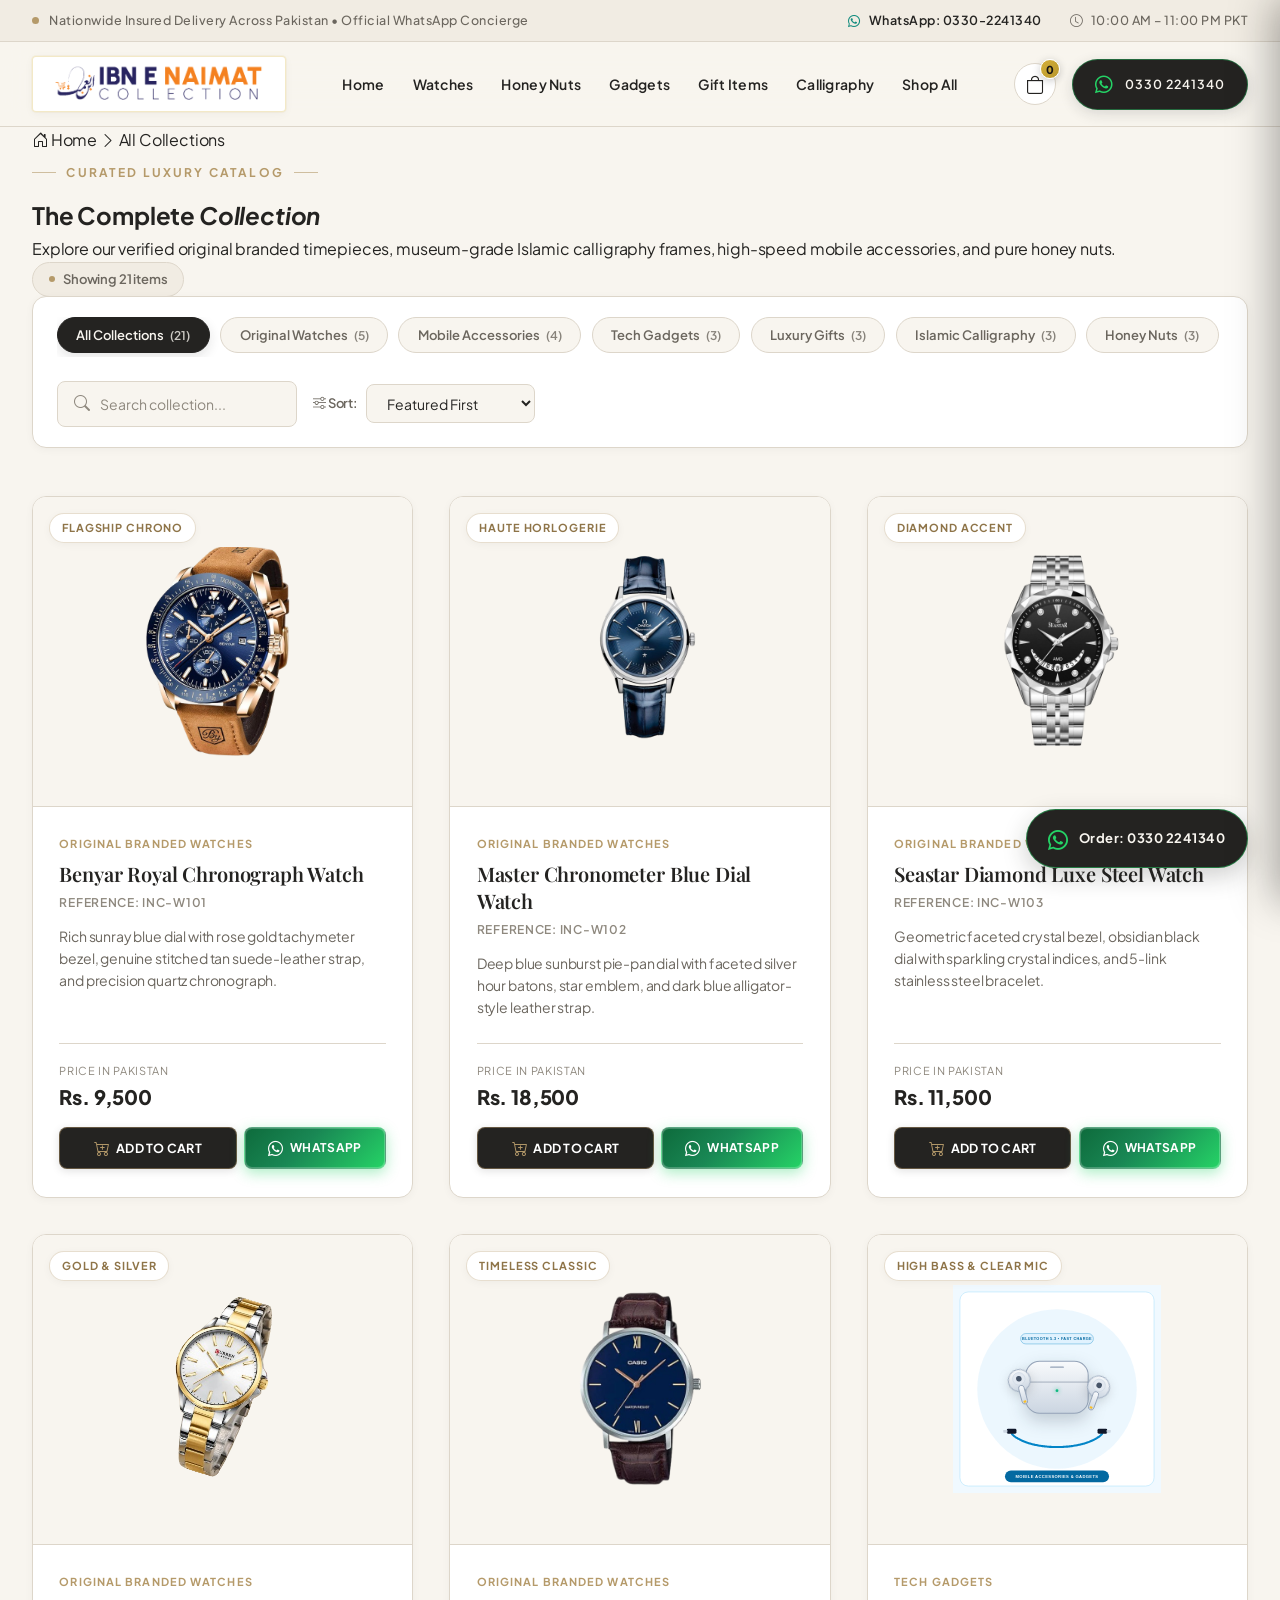
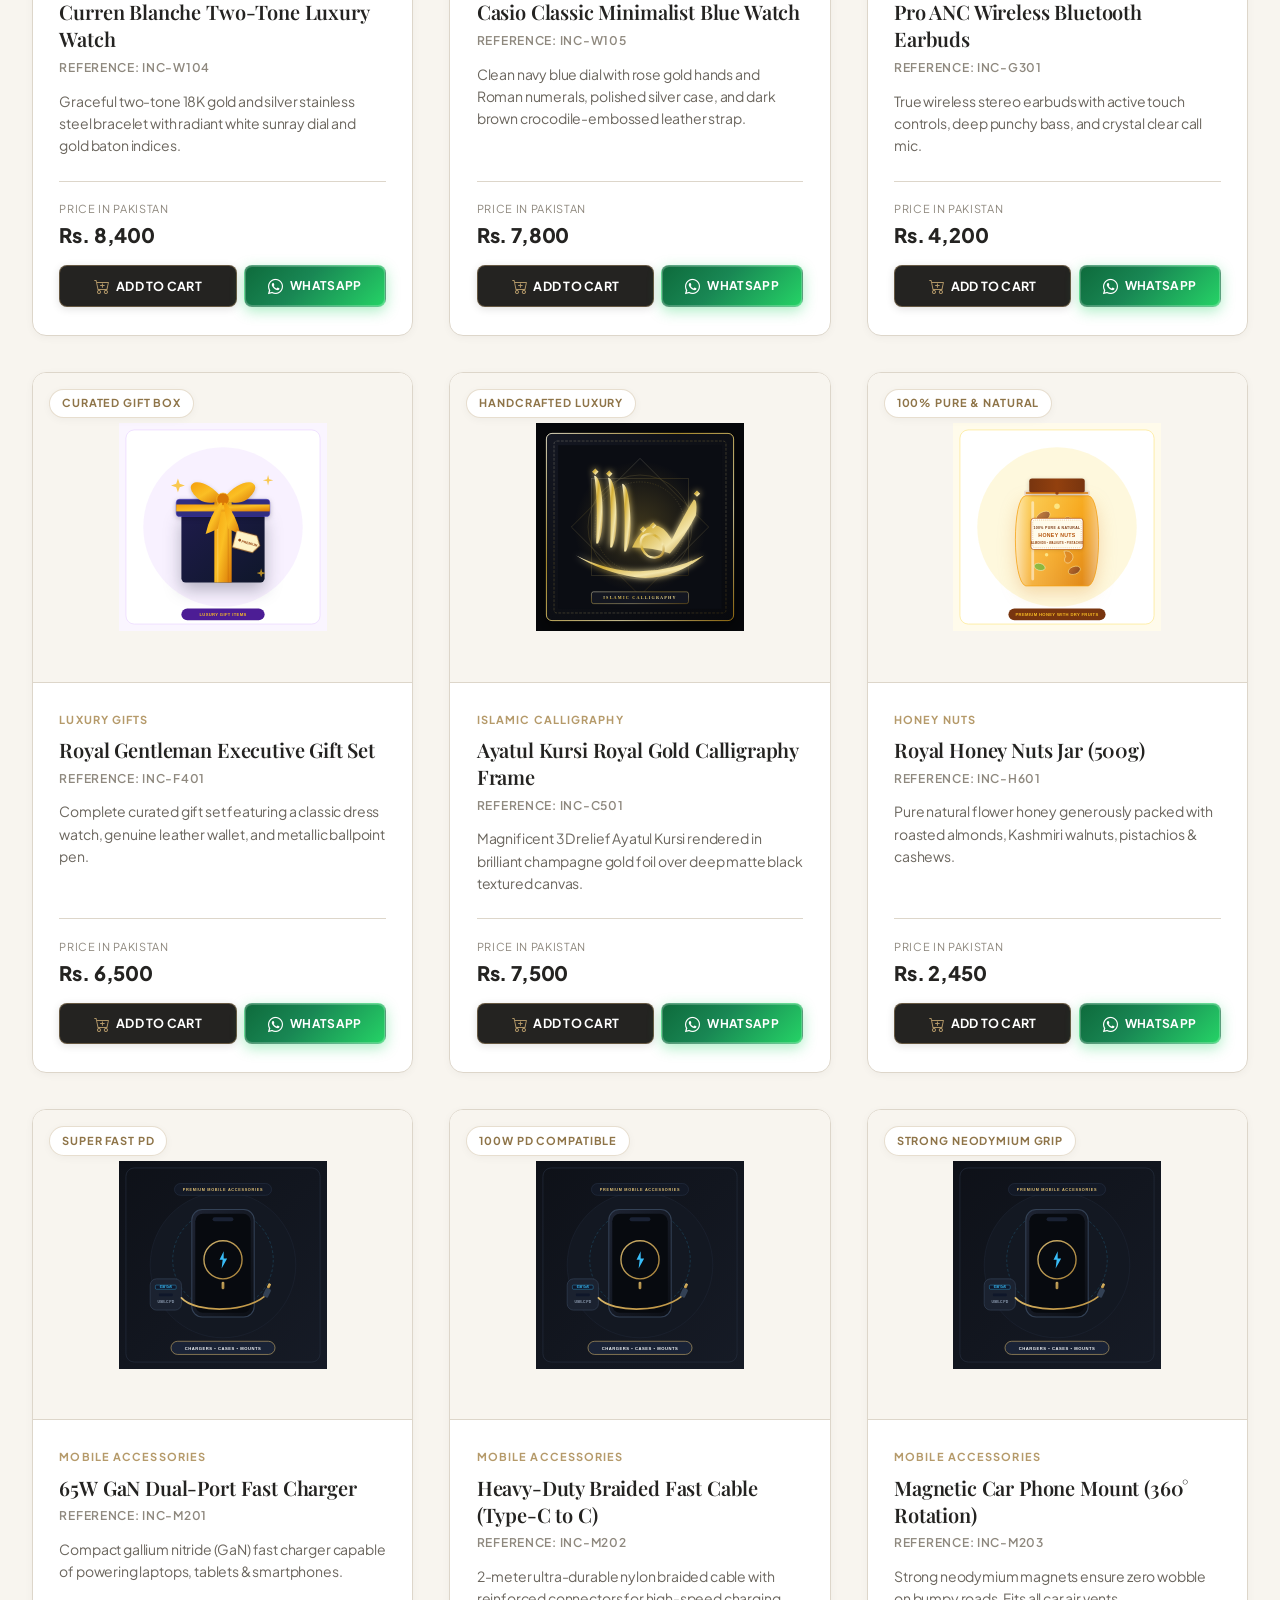
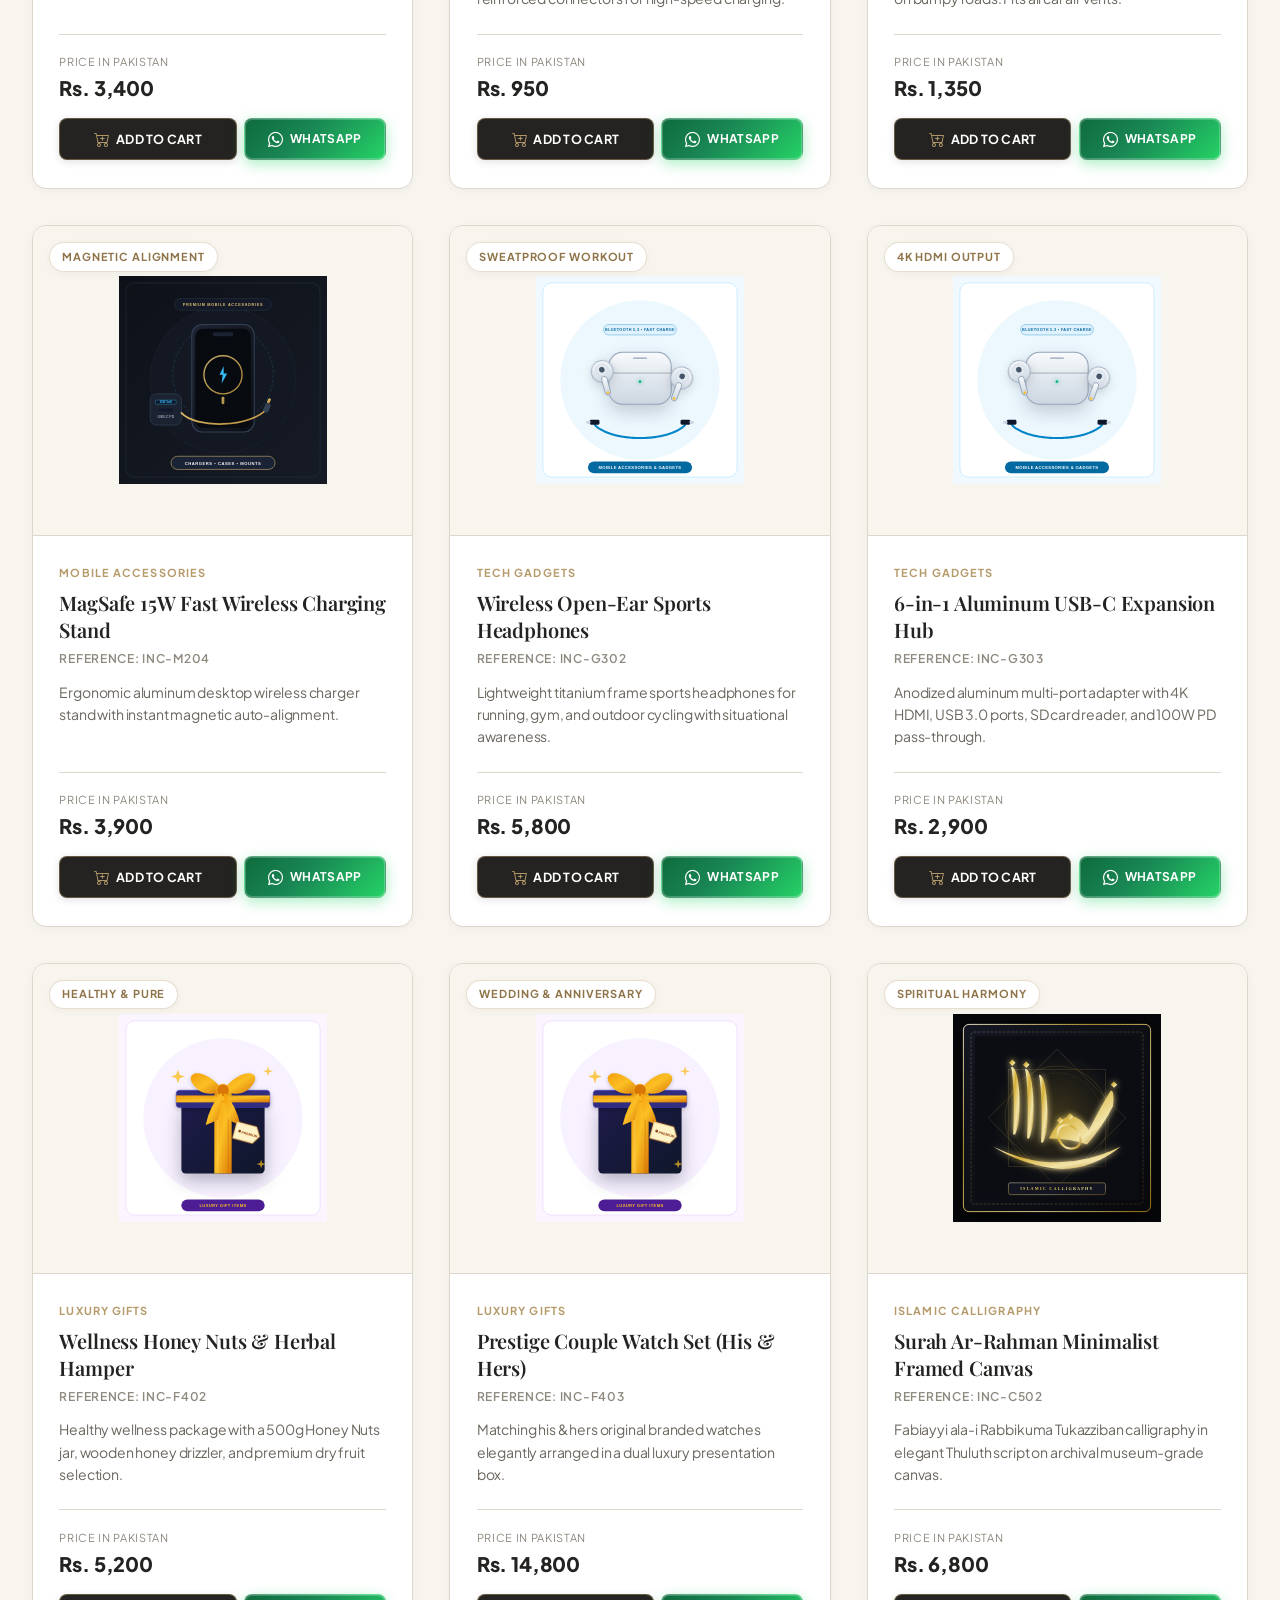
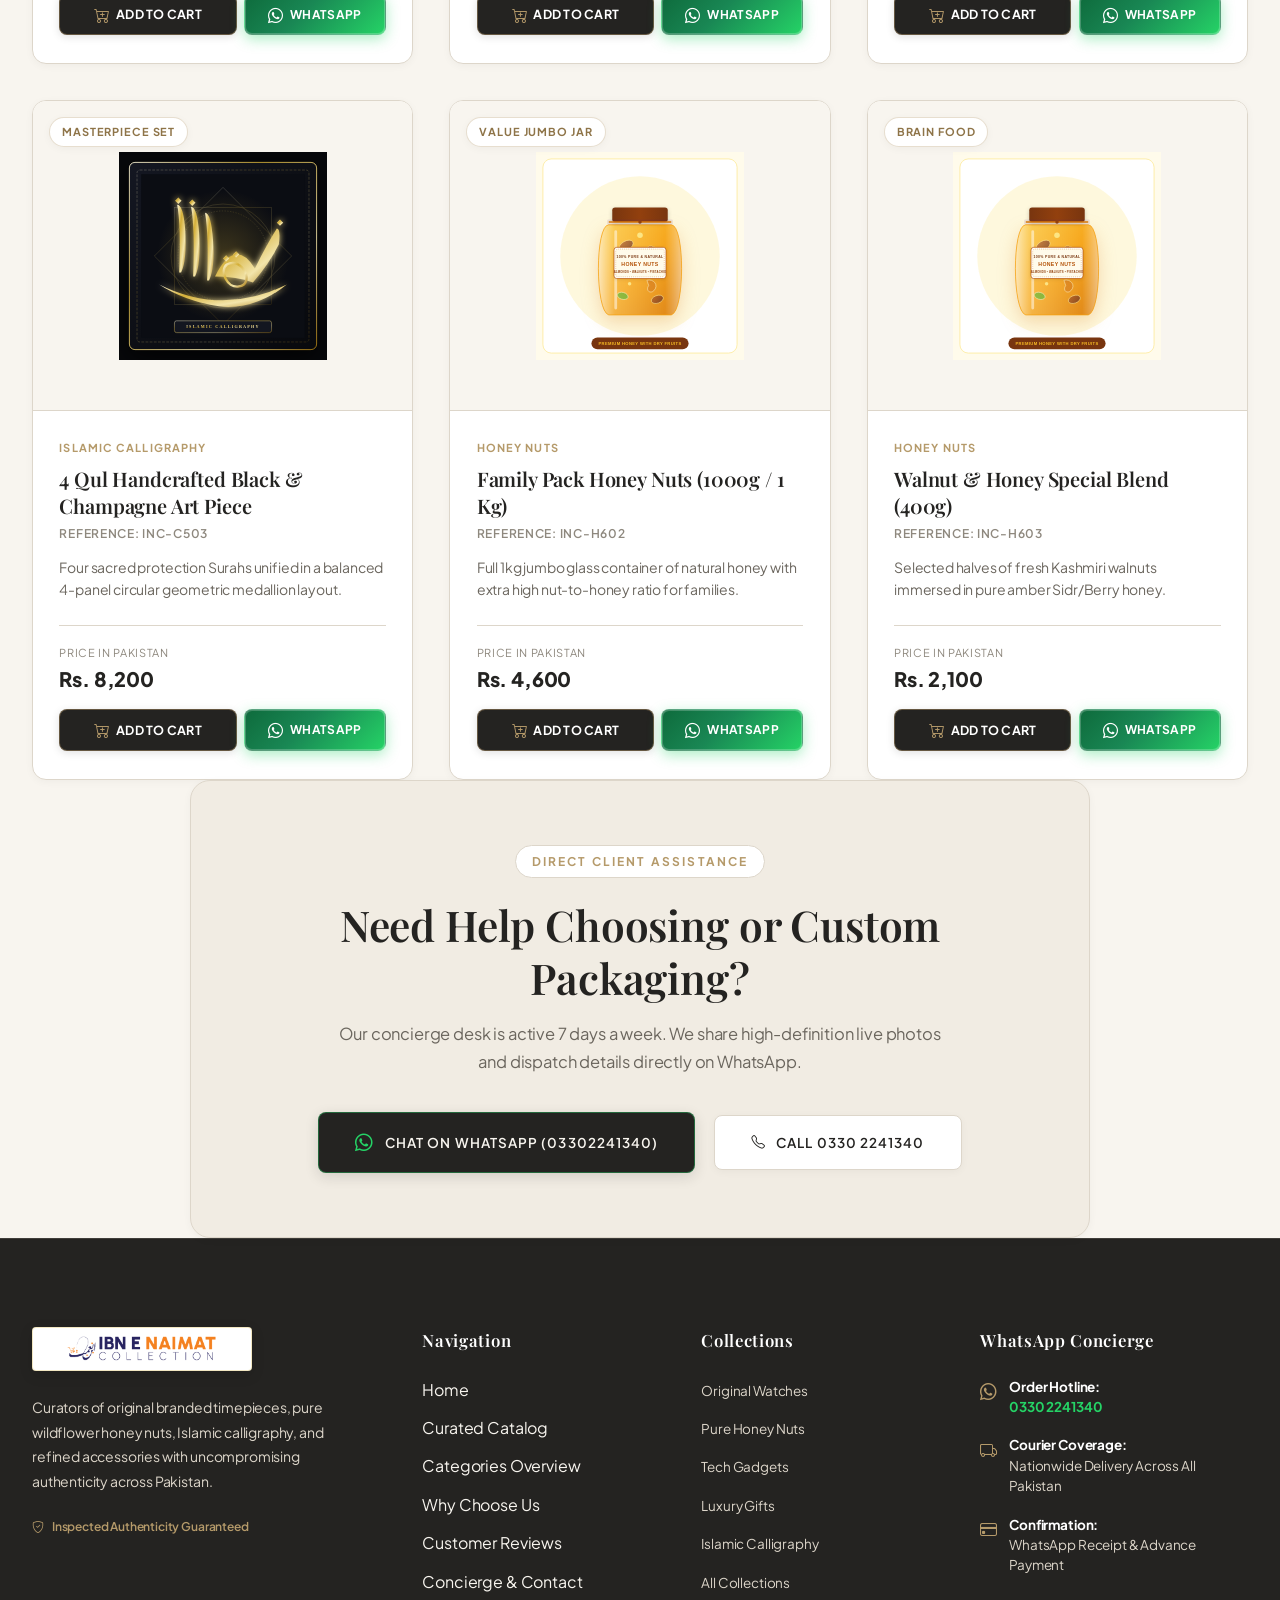
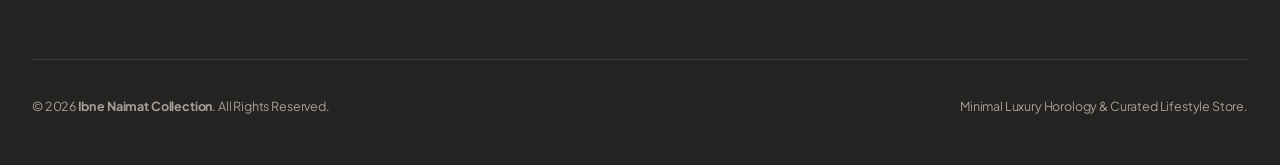
<file: catalog.html>
<!DOCTYPE html>
<html lang="en">
<head>
  <meta charset="UTF-8">
  <meta name="viewport" content="width=device-width, initial-scale=1.0">
  <meta http-equiv="X-UA-Compatible" content="IE=edge">
  
  <!-- Primary SEO Meta Tags -->
  <title>Curated Catalog | Ibn e Naimat Collection Pakistan</title>
  <meta name="title" content="Curated Catalog | Ibn e Naimat Collection">
  <meta name="description" content="Explore our complete curated catalog of original branded watches, Islamic calligraphy, mobile accessories, tech gadgets, luxury gift boxes, and pure honey nuts. Transparent WhatsApp ordering across Pakistan.">
  <meta name="theme-color" content="#07080b">

  <!-- Favicon -->
  <link rel="icon" type="image/png" href="assets/images/official-logo.png">

  <!-- Google Fonts: Editorial Serif + Modern Clean Sans -->
  <link rel="preconnect" href="https://fonts.googleapis.com">
  <link rel="preconnect" href="https://fonts.gstatic.com" crossorigin>
  <link href="https://fonts.googleapis.com/css2?family=Cinzel:wght@500;600;700;800&family=Playfair+Display:ital,wght@0,500;0,600;0,700;1,400&family=Plus+Jakarta+Sans:wght@400;500;600;700;800&display=swap" rel="stylesheet">

  <!-- Bootstrap Icons CDN -->
  <link rel="stylesheet" href="https://cdn.jsdelivr.net/npm/bootstrap-icons@1.11.3/font/bootstrap-icons.min.css">

  <!-- Core Luxury Stylesheets -->
  <link rel="stylesheet" href="css/style.css">
  <link rel="stylesheet" href="css/responsive.css">
</head>
<body>

  <!-- =========================================================================
       1. TOP CONCIERGE ANNOUNCEMENT BAR
       ========================================================================= -->
  <aside class="top-concierge-bar" aria-label="Concierge Announcement">
    <div class="container top-concierge-inner">
      <div class="top-concierge-notice">
        <span class="top-concierge-dot"></span>
        <span>Nationwide Insured Delivery Across Pakistan • Official WhatsApp Concierge</span>
      </div>

      <div class="top-concierge-actions">
        <a href="https://wa.me/923302241340" target="_blank" rel="noopener" class="top-concierge-link wa-accent">
          <i class="bi bi-whatsapp"></i> WhatsApp: 0330-2241340
        </a>
        <span class="top-concierge-link">
          <i class="bi bi-clock"></i> 10:00 AM – 11:00 PM PKT
        </span>
      </div>
    </div>
  </aside>

  <!-- =========================================================================
       2. CLEAN LUXURY NAVIGATION HEADER
       ========================================================================= -->
  <header class="site-header">
    <div class="container nav-container">
      <!-- Official Brand Logo -->
      <a href="index.html" class="brand-logo" aria-label="Ibn e Naimat Collection Home">
        <img src="assets/images/official-logo.png" alt="Ibn e Naimat Collection">
      </a>

      <!-- Uncluttered Desktop Navigation Links -->
      <nav aria-label="Primary Navigation">
        <ul class="nav-menu">
          <li class="nav-item"><a href="index.html" class="nav-link">Home</a></li>
          <li class="nav-item"><a href="watches.html" class="nav-link">Watches</a></li>
          <li class="nav-item"><a href="honey-nuts.html" class="nav-link">Honey Nuts</a></li>
          <li class="nav-item"><a href="gadgets.html" class="nav-link">Gadgets</a></li>
          <li class="nav-item"><a href="gifts.html" class="nav-link">Gift Items</a></li>
          <li class="nav-item"><a href="calligraphy.html" class="nav-link">Calligraphy</a></li>
          <li class="nav-item"><a href="shop.html" class="nav-link">Shop All</a></li>
        </ul>
      </nav>

      <!-- Utility Actions -->
      <div class="nav-actions">
        <!-- Header Cart Trigger -->
        <button class="header-cart-trigger" id="headerCartBtn" aria-label="Open Shopping Cart">
          <i class="bi bi-bag"></i>
          <span class="cart-badge" id="cartBadge">0</span>
        </button>

        <!-- WhatsApp Concierge Button -->
        <a href="https://wa.me/923302241340" target="_blank" rel="noopener" class="btn btn-wa-luxury header-wa-btn" title="Direct WhatsApp Support">
          <i class="bi bi-whatsapp"></i>
          <span>0330 2241340</span>
        </a>

        <!-- Mobile Drawer Toggle -->
        <button class="mobile-toggle" id="mobileToggle" aria-label="Open Mobile Menu">
          <i class="bi bi-list"></i>
        </button>
      </div>
    </div>
  </header>

  <!-- =========================================================================
       LUXURY MOBILE DRAWER MENU
       ========================================================================= -->
  <div class="mobile-drawer-overlay" id="drawerOverlay"></div>
  <div class="mobile-drawer" id="mobileDrawer">
    <div class="drawer-header">
      <img src="assets/images/official-logo.png" alt="Ibn e Naimat Collection" class="drawer-brand-logo">
      <button class="drawer-close" id="drawerClose" aria-label="Close menu">
        <i class="bi bi-x-lg"></i>
      </button>
    </div>

    <ul class="drawer-menu">
      <li><a href="index.html" class="drawer-link">Home <i class="bi bi-chevron-right"></i></a></li>
      <li><a href="watches.html" class="drawer-link">Original Watches <i class="bi bi-chevron-right"></i></a></li>
      <li><a href="honey-nuts.html" class="drawer-link">Pure Honey Nuts <i class="bi bi-chevron-right"></i></a></li>
      <li><a href="gadgets.html" class="drawer-link">Tech Gadgets &amp; Accessories <i class="bi bi-chevron-right"></i></a></li>
      <li><a href="gifts.html" class="drawer-link">Luxury Gifts <i class="bi bi-chevron-right"></i></a></li>
      <li><a href="calligraphy.html" class="drawer-link">Islamic Calligraphy <i class="bi bi-chevron-right"></i></a></li>
      <li><a href="shop.html" class="drawer-link">Shop All Collections <i class="bi bi-chevron-right"></i></a></li>
      <li><a href="index.html#why-us" class="drawer-link">Why Choose Us <i class="bi bi-chevron-right"></i></a></li>
      <li><a href="index.html#reviews" class="drawer-link">Customer Reviews <i class="bi bi-chevron-right"></i></a></li>
      <li><a href="index.html#concierge" class="drawer-link">Contact Concierge <i class="bi bi-chevron-right"></i></a></li>
    </ul>

    <div class="drawer-footer">
      <a href="https://wa.me/923302241340" target="_blank" rel="noopener" class="btn btn-wa-luxury" style="width: 100%;">
        <i class="bi bi-whatsapp"></i> Chat on WhatsApp (03302241340)
      </a>
      <p style="font-size: 0.75rem; color: #71717a; text-align: center; margin-top: 0.75rem;">
        Inspected Original Timepieces • Nationwide Delivery
      </p>
    </div>
  </div>

  <main>
    <!-- =======================================================================
         CATALOG BANNER SECTION
         ======================================================================= -->
    <section class="shop-hero-section">
      <div class="container">
        <div class="shop-breadcrumbs">
          <a href="index.html"><i class="bi bi-house-door"></i> Home</a>
          <i class="bi bi-chevron-right breadcrumb-sep"></i>
          <span id="breadcrumbCategory">Curated Catalog</span>
        </div>

        <div class="shop-header-box reveal-on-scroll">
          <div class="editorial-tag" id="shopHeroTag">Curated Luxury Catalog</div>
          <h1 class="shop-hero-title" id="shopHeroTitle">The Curated <em>Catalog</em></h1>
          <p class="shop-hero-desc" id="shopHeroDesc">
            Explore 100% verified original branded timepieces, museum-grade Islamic calligraphy frames, high-speed mobile accessories, and pure organic honey nuts.
          </p>
          <div class="shop-active-count-badge">
            <span class="active-dot"></span>
            <span id="shopCountText">Showing 20 items</span>
          </div>
        </div>
      </div>
    </section>

    <!-- =======================================================================
         CATALOG TOOLBAR (CATEGORY PILLS + SORT + SEARCH)
         ======================================================================= -->
    <section class="shop-catalog-section">
      <div class="container">
        <!-- Interactive Controls Bar -->
        <div class="shop-controls-bar reveal-on-scroll">
          <!-- Category Filter Pills -->
          <div class="shop-pills-scroll" id="shopCategoryPills">
            <!-- Rendered by js/shop.js -->
          </div>

          <!-- Search & Sort Controls -->
          <div class="shop-search-sort-group">
            <div class="shop-search-box">
              <i class="bi bi-search"></i>
              <input type="text" id="shopSearchInput" placeholder="Search collection..." aria-label="Search catalog items">
            </div>

            <div class="shop-sort-box">
              <label for="shopSortSelect" class="sort-label"><i class="bi bi-sliders"></i> Sort:</label>
              <select id="shopSortSelect" aria-label="Sort products">
                <option value="featured">Featured First</option>
                <option value="price-asc">Price: Low to High</option>
                <option value="price-desc">Price: High to Low</option>
                <option value="name-asc">Name: A to Z</option>
              </select>
            </div>
          </div>
        </div>

        <!-- Products Grid -->
        <div class="editorial-grid" id="shopProductsGrid">
          <!-- Rendered dynamically by js/shop.js -->
        </div>
      </div>
    </section>

    <!-- =======================================================================
         WHATSAPP CONCIERGE CALLOUT BANNER
         ======================================================================= -->
    <section class="shop-concierge-banner">
      <div class="container">
        <div class="concierge-cta-card reveal-on-scroll">
          <div class="cta-inner">
            <div class="cta-badge">Direct Client Assistance</div>
            <h2 class="cta-title">Need Help Choosing or Custom Packaging?</h2>
            <p class="cta-desc">
              Our concierge desk is active 7 days a week. We share high-definition live photos and dispatch details directly on WhatsApp.
            </p>
            <div class="cta-action-row">
              <a href="https://wa.me/923302241340" target="_blank" rel="noopener" class="btn btn-wa-action">
                <i class="bi bi-whatsapp"></i> Chat on WhatsApp (03302241340)
              </a>
              <a href="tel:03302241340" class="btn btn-luxury-outline">
                <i class="bi bi-telephone"></i> Call 0330 2241340
              </a>
            </div>
          </div>
        </div>
      </div>
    </section>
  </main>

  <!-- =========================================================================
       LUXURY SITE FOOTER
       ========================================================================= -->
  <footer class="site-footer">
    <div class="container">
      <div class="footer-top-grid">
        <!-- Brand Narrative -->
        <div class="footer-brand-box">
          <img src="assets/images/official-logo.png" alt="Ibn e Naimat Collection" class="footer-brand-logo">
          <p class="footer-bio">
            Curators of original branded timepieces, pure wildflower honey nuts, Islamic calligraphy, and refined accessories with uncompromising authenticity across Pakistan.
          </p>
          <div class="footer-trust-badge">
            <i class="bi bi-shield-check"></i> Inspected Authenticity Guaranteed
          </div>
        </div>

        <!-- Navigation Links -->
        <div>
          <h4 class="footer-title">Navigation</h4>
          <ul class="footer-links">
            <li><a href="index.html">Home</a></li>
            <li><a href="catalog.html">Curated Catalog</a></li>
            <li><a href="index.html#categories">Categories Overview</a></li>
            <li><a href="index.html#why-us">Why Choose Us</a></li>
            <li><a href="index.html#reviews">Customer Reviews</a></li>
            <li><a href="index.html#concierge">Concierge &amp; Contact</a></li>
          </ul>
        </div>

        <!-- Collections -->
        <div>
          <h4 class="footer-title">Collections</h4>
          <ul class="footer-links">
            <li><a href="watches.html" class="footer-link">Original Watches</a></li>
            <li><a href="honey-nuts.html" class="footer-link">Pure Honey Nuts</a></li>
            <li><a href="gadgets.html" class="footer-link">Tech Gadgets</a></li>
            <li><a href="gifts.html" class="footer-link">Luxury Gifts</a></li>
            <li><a href="calligraphy.html" class="footer-link">Islamic Calligraphy</a></li>
            <li><a href="shop.html" class="footer-link">All Collections</a></li>
          </ul>
        </div>

        <!-- Concierge Desk Info -->
        <div>
          <h4 class="footer-title">WhatsApp Concierge</h4>
          <div class="footer-contact-row">
            <i class="bi bi-whatsapp"></i>
            <div>
              <strong>Order Hotline:</strong><br>
              <a href="https://wa.me/923302241340" target="_blank" rel="noopener" style="color: var(--wa-green); font-weight: 700;">
                0330 2241340
              </a>
            </div>
          </div>
          <div class="footer-contact-row">
            <i class="bi bi-truck"></i>
            <div>
              <strong>Courier Coverage:</strong><br>
              Nationwide Delivery Across All Pakistan
            </div>
          </div>
          <div class="footer-contact-row">
            <i class="bi bi-credit-card"></i>
            <div>
              <strong>Confirmation:</strong><br>
              WhatsApp Receipt &amp; Advance Payment
            </div>
          </div>
        </div>
      </div>

      <!-- Footer Bottom Bar -->
      <div class="footer-bottom">
        <div>
          &copy; <span id="currentYear">2026</span> <strong>Ibn e Naimat Collection</strong>. All Rights Reserved.
        </div>
        <div>
          Minimal Luxury Horology &amp; Curated Lifestyle Store.
        </div>
      </div>
    </div>
  </footer>

  <!-- =========================================================================
       LUXURY PRODUCT DETAIL MODAL (WITH RELATED ITEMS)
       ========================================================================= -->
  <div class="modal-overlay" id="quickViewModal" role="dialog" aria-modal="true" aria-hidden="true">
    <div class="modal-container">
      <button class="modal-close-btn" id="modalClose" aria-label="Close product details">
        <i class="bi bi-x-lg"></i>
      </button>
      <div class="modal-scroll-area" id="modalScrollArea">
        <!-- Rendered dynamically -->
      </div>
    </div>
  </div>

  <!-- =========================================================================
       PERSISTENT FLOATING WHATSAPP CONCIERGE BUTTON
       ========================================================================= -->
  <aside class="floating-wa-concierge" id="floatingWaBtn" role="button" aria-label="Order on WhatsApp">
    <i class="bi bi-whatsapp floating-wa-icon"></i>
    <span class="floating-wa-label">Order: 0330 2241340</span>
  </aside>

  <!-- =========================================================================
       CORE CLIENT APPLICATION SCRIPTS
       ========================================================================= -->
  <script src="js/config.js"></script>
  <script src="js/products.js"></script>
  <script src="js/cart.js"></script>
  <script src="js/shop.js"></script>
  <script>
    document.getElementById('currentYear').textContent = new Date().getFullYear();
  </script>
</body>
</html>
</file>
<file: css/style.css>
/* ==========================================================================
   IBN E NAIMAT COLLECTION — LUXURY E-COMMERCE STYLESHEET
   Warm Luxury Ivory, Deep Charcoal, Sophisticated Champagne Gold
   ========================================================================== */

/* --- 1. DESIGN TOKENS & SYSTEM VARIABLES --- */
:root {
  /* Warm Luxury Palette (Exact User Specification) */
  --bg-primary: #F8F5EF;          /* Primary Warm Luxury Ivory */
  --bg-cream: #F1ECE3;            /* Secondary Cream / Warm Alabaster */
  --bg-white: #FFFFFF;            /* Pure Crisp White */
  --bg-card: #FFFFFF;             /* Product & Content Card Surface */
  --bg-dark: #242321;             /* Deep Charcoal for Footer & Primary Buttons */
  --bg-dark-hover: #161514;       /* Dark Charcoal Hover State */
  --bg-dark-surface: #2C2A28;     /* Elevated Charcoal Surface */
  --charcoal: #242321;            /* Charcoal Alias */
  --charcoal-hover: #161514;      /* Charcoal Hover Alias */
  --gold: #B59A6A;                /* Gold Accent Alias */

  /* Typography Colors */
  --text-primary: #242321;        /* Primary Text: Refined Deep Charcoal */
  --text-secondary: #6B665E;      /* Secondary Text: Warm Muted Stone */
  --text-muted: #8E887E;          /* Subtle Tertiary / Caption Text */
  --text-light: #F8F5EF;          /* Light Text on Dark Surfaces */
  --text-white: #FFFFFF;          /* Pure White Text */

  /* Champagne Gold System (Subtle & Sophisticated - Not Bright Yellow) */
  --gold-champagne: #B59A6A;      /* Champagne Gold Accent */
  --gold-light: #D8C6A3;          /* Light Soft Gold */
  --gold-dark: #8E7448;           /* Deep Warm Antique Gold */
  --gold-subtle: rgba(181, 154, 106, 0.12); /* Subtle Gold Wash */
  --gold-border: rgba(181, 154, 106, 0.32); /* Subtle Gold Border */
  --gold-glow: 0 4px 20px rgba(181, 154, 106, 0.18);

  /* Borders & Dividers */
  --border: #DDD6CA;              /* Sophisticated Warm Beige Border */
  --border-light: rgba(221, 214, 202, 0.55);
  --border-dark: rgba(36, 35, 33, 0.12);

  /* WhatsApp Concierge Colors */
  --wa-green: #25D366;
  --wa-green-hover: #1EBD5A;
  --wa-green-dark: #128C7E;
  --wa-green-soft: rgba(37, 211, 102, 0.12);

  /* Typography */
  --font-serif: 'Playfair Display', 'Cinzel', Georgia, serif;
  --font-sans: 'Plus Jakarta Sans', -apple-system, BlinkMacSystemFont, 'Segoe UI', Roboto, sans-serif;

  /* Shadows (Subtle, soft, avoiding heavy cheap drop shadows) */
  --shadow-sm: 0 2px 8px rgba(36, 35, 33, 0.04);
  --shadow-md: 0 8px 24px rgba(36, 35, 33, 0.06);
  --shadow-lg: 0 16px 40px rgba(36, 35, 33, 0.08);

  /* Radii & Transitions */
  --radius-xs: 4px;
  --radius-sm: 8px;
  --radius-md: 14px;
  --radius-lg: 20px;
  --radius-full: 9999px;
  --transition: all 0.3s cubic-bezier(0.16, 1, 0.3, 1);
  --container-max: 1320px;
}

/* --- 2. CSS RESET & GLOBAL FOUNDATIONS --- */
*, *::before, *::after {
  box-sizing: border-box;
  margin: 0;
  padding: 0;
}

html {
  scroll-behavior: smooth;
  font-size: 16px;
  background-color: var(--bg-primary);
}

body {
  font-family: var(--font-sans);
  background-color: var(--bg-primary);
  color: var(--text-primary);
  line-height: 1.65;
  -webkit-font-smoothing: antialiased;
  -moz-osx-font-smoothing: grayscale;
  overflow-x: hidden;
  letter-spacing: -0.01em;
}

img, svg {
  max-width: 100%;
  height: auto;
  display: block;
}

a {
  text-decoration: none;
  color: inherit;
  transition: var(--transition);
}

button {
  font-family: inherit;
  cursor: pointer;
  border: none;
  background: none;
  outline: none;
  transition: var(--transition);
}

input, textarea, select {
  font-family: inherit;
  font-size: 0.9375rem;
}

.container,
.site-container {
  width: 100%;
  max-width: var(--container-max);
  margin: 0 auto;
  padding: 0 2rem;
}

/* Scrollbar Customization (Subtle Warm Palette) */
::-webkit-scrollbar {
  width: 8px;
  height: 8px;
}

::-webkit-scrollbar-track {
  background: var(--bg-cream);
}

::-webkit-scrollbar-thumb {
  background: var(--gold-light);
  border-radius: 4px;
}

::-webkit-scrollbar-thumb:hover {
  background: var(--gold-champagne);
}

/* --- 3. TYPOGRAPHY & SECTION HEADERS --- */
.editorial-header {
  text-align: center;
  max-width: 760px;
  margin: 0 auto 3.75rem auto;
}

.editorial-tag {
  display: inline-flex;
  align-items: center;
  gap: 0.65rem;
  font-size: 0.75rem;
  font-weight: 700;
  text-transform: uppercase;
  letter-spacing: 0.18em;
  color: var(--gold-champagne);
  margin-bottom: 0.85rem;
}

.editorial-tag::before,
.editorial-tag::after {
  content: '';
  display: inline-block;
  width: 24px;
  height: 1px;
  background: var(--gold-champagne);
  opacity: 0.6;
}

.editorial-title {
  font-family: var(--font-serif);
  font-size: clamp(2.15rem, 4vw, 2.85rem);
  font-weight: 600;
  color: var(--text-primary);
  line-height: 1.25;
  letter-spacing: -0.01em;
  margin-bottom: 1rem;
}

.editorial-title em {
  font-style: italic;
  font-weight: 400;
  color: var(--gold-champagne);
}

.editorial-desc {
  font-size: 1.03125rem;
  color: var(--text-secondary);
  line-height: 1.7;
}

/* --- 4. LUXURY BUTTONS --- */
.btn {
  display: inline-flex;
  align-items: center;
  justify-content: center;
  gap: 0.65rem;
  font-weight: 600;
  font-size: 0.84375rem;
  letter-spacing: 0.08em;
  text-transform: uppercase;
  padding: 0.95rem 2.25rem;
  border-radius: var(--radius-sm);
  transition: var(--transition);
  position: relative;
  overflow: hidden;
  cursor: pointer;
}

.btn:active {
  transform: translateY(1px);
}

/* Primary Button: Deep Charcoal (As Specified) */
.btn-charcoal,
.btn-primary,
.btn-gold-action,
.btn-gold {
  background-color: var(--bg-dark);
  color: var(--text-light);
  border: 1px solid var(--bg-dark);
  box-shadow: 0 4px 14px rgba(36, 35, 33, 0.16);
}

.btn-charcoal:hover,
.btn-primary:hover,
.btn-gold-action:hover,
.btn-gold:hover {
  background-color: var(--bg-dark-hover);
  color: var(--bg-white);
  border-color: var(--gold-champagne);
  transform: translateY(-2px);
  box-shadow: 0 8px 22px rgba(36, 35, 33, 0.22);
}

/* Secondary / Outline Button */
.btn-secondary,
.btn-luxury-outline,
.btn-dark-outline {
  background-color: var(--bg-white);
  color: var(--text-primary);
  border: 1.5px solid var(--border);
  box-shadow: var(--shadow-sm);
}

.btn-secondary:hover,
.btn-luxury-outline:hover,
.btn-dark-outline:hover {
  background-color: var(--bg-cream);
  border-color: var(--gold-champagne);
  color: var(--text-primary);
  transform: translateY(-2px);
  box-shadow: var(--shadow-md);
}

/* WhatsApp Concierge Action Button */
.btn-wa-action,
.btn-wa-luxury {
  background-color: var(--bg-dark);
  color: var(--text-light);
  border: 1.5px solid rgba(37, 211, 102, 0.4);
  box-shadow: 0 4px 14px rgba(36, 35, 33, 0.14);
}

.btn-wa-action i,
.btn-wa-luxury i {
  color: var(--wa-green);
  font-size: 1.1rem;
  transition: transform 0.25s ease;
}

.btn-wa-action:hover,
.btn-wa-luxury:hover {
  background-color: #1a1918;
  border-color: var(--wa-green);
  color: var(--bg-white);
  transform: translateY(-2px);
  box-shadow: 0 8px 24px rgba(37, 211, 102, 0.25);
}

.btn-wa-action:hover i,
.btn-wa-luxury:hover i {
  transform: scale(1.12);
}

/* --- 5. TOP CONCIERGE ANNOUNCEMENT BAR --- */
.top-concierge-bar,
.announcement-bar {
  background-color: var(--bg-cream);
  color: var(--text-secondary);
  font-size: 0.78125rem;
  letter-spacing: 0.04em;
  padding: 0.65rem 0;
  border-bottom: 1px solid var(--border);
}

.top-concierge-inner,
.announcement-container {
  display: flex;
  justify-content: space-between;
  align-items: center;
  flex-wrap: wrap;
  gap: 0.75rem;
}

.top-concierge-notice,
.announcement-text {
  display: flex;
  align-items: center;
  gap: 0.65rem;
  color: var(--text-secondary);
  font-weight: 500;
}

.top-concierge-dot {
  width: 7px;
  height: 7px;
  border-radius: 50%;
  background: var(--gold-champagne);
  display: inline-block;
}

.top-concierge-actions,
.announcement-links {
  display: flex;
  align-items: center;
  gap: 1.75rem;
}

.top-concierge-link,
.announcement-link {
  display: flex;
  align-items: center;
  gap: 0.45rem;
  color: var(--text-secondary);
  font-weight: 500;
  text-decoration: none;
}

.top-concierge-link:hover,
.announcement-link:hover {
  color: var(--gold-champagne);
}

.top-concierge-link.wa-accent,
.announcement-link.wa-accent {
  color: var(--text-primary);
  font-weight: 600;
}

.top-concierge-link.wa-accent i,
.announcement-link.wa-accent i {
  color: var(--wa-green-dark);
}

/* --- 6. CLEAN LUXURY HEADER --- */
.site-header {
  position: sticky;
  top: 0;
  z-index: 990;
  background-color: rgba(248, 245, 239, 0.94);
  backdrop-filter: blur(16px);
  -webkit-backdrop-filter: blur(16px);
  border-bottom: 1px solid var(--border);
  transition: var(--transition);
}

.site-header.scrolled {
  background-color: rgba(248, 245, 239, 0.98);
  box-shadow: 0 6px 20px rgba(36, 35, 33, 0.05);
}

.nav-container,
.header-container {
  display: flex;
  align-items: center;
  justify-content: space-between;
  height: 84px;
  gap: 2rem;
}

/* Brand Logo (Animated Luxury Presentation) */
.brand-logo {
  display: inline-flex;
  align-items: center;
  justify-content: center;
  flex-shrink: 0;
  position: relative;
  overflow: hidden;
  background: var(--bg-white);
  padding: 6px 16px;
  border-radius: var(--radius-xs);
  border: 1px solid rgba(212, 175, 55, 0.28);
  box-shadow: 0 2px 10px rgba(0, 0, 0, 0.04), 0 0 0 1px rgba(212, 175, 55, 0.08);
  transition: all 0.35s cubic-bezier(0.25, 0.8, 0.25, 1);
}

.brand-logo::after {
  content: '';
  position: absolute;
  top: -60%;
  left: -120%;
  width: 60%;
  height: 220%;
  background: linear-gradient(
    115deg,
    transparent 20%,
    rgba(255, 255, 255, 0.85) 48%,
    rgba(212, 175, 55, 0.45) 54%,
    transparent 80%
  );
  transform: rotate(25deg);
  pointer-events: none;
  animation: logoSheenSweep 5.5s cubic-bezier(0.4, 0, 0.2, 1) infinite;
}

.brand-logo:hover {
  border-color: rgba(212, 175, 55, 0.65);
  box-shadow: 0 8px 24px rgba(212, 175, 55, 0.2), 0 0 16px rgba(212, 175, 55, 0.15);
  transform: translateY(-1px) scale(1.02);
}

.brand-logo:hover img {
  animation-play-state: paused;
  transform: scale(1.03);
  filter: drop-shadow(0 4px 10px rgba(212, 160, 23, 0.3));
}

.brand-logo:hover::after {
  animation: logoSheenHover 0.9s cubic-bezier(0.25, 0.8, 0.25, 1) forwards;
}

.brand-logo img {
  height: 42px;
  width: auto;
  max-width: 220px;
  object-fit: contain;
  display: block;
  animation: logoGentleFloat 4s ease-in-out infinite;
  transition: transform 0.35s cubic-bezier(0.25, 0.8, 0.25, 1), filter 0.35s ease;
  will-change: transform, filter;
}

@keyframes logoSheenSweep {
  0%, 25% {
    left: -120%;
    opacity: 0;
  }
  30% {
    opacity: 0.95;
  }
  50% {
    left: 190%;
    opacity: 0.95;
  }
  55%, 100% {
    left: 190%;
    opacity: 0;
  }
}

@keyframes logoSheenHover {
  0% {
    left: -120%;
    opacity: 1;
  }
  100% {
    left: 190%;
    opacity: 1;
  }
}

@keyframes logoGentleFloat {
  0%, 100% {
    transform: translateY(0);
    filter: drop-shadow(0 2px 4px rgba(0, 0, 0, 0.04));
  }
  50% {
    transform: translateY(-2px);
    filter: drop-shadow(0 5px 9px rgba(212, 160, 23, 0.2));
  }
}

/* Navigation Menu */
.nav-menu {
  display: flex;
  align-items: center;
  gap: 1.75rem;
  list-style: none;
}

.nav-link {
  font-size: 0.875rem;
  font-weight: 600;
  color: var(--text-primary);
  letter-spacing: 0.02em;
  padding: 0.4rem 0;
  position: relative;
  transition: color 0.25s ease;
}

.nav-link::after {
  content: '';
  position: absolute;
  bottom: 0;
  left: 0;
  width: 0;
  height: 1.5px;
  background-color: var(--gold-champagne);
  transition: width 0.3s ease;
}

.nav-link:hover {
  color: var(--gold-champagne);
}

.nav-link:hover::after {
  width: 100%;
}

.nav-actions {
  display: flex;
  align-items: center;
  gap: 1rem;
}

/* Search Trigger Button */
.header-search-trigger {
  width: 42px;
  height: 42px;
  border-radius: 50%;
  border: 1px solid var(--border);
  background: var(--bg-white);
  color: var(--text-primary);
  display: flex;
  align-items: center;
  justify-content: center;
  font-size: 0.95rem;
  cursor: pointer;
  transition: var(--transition);
}

.header-search-trigger:hover {
  border-color: var(--gold-champagne);
  color: var(--gold-champagne);
  background: var(--bg-cream);
  transform: translateY(-1px);
}

/* Header WhatsApp Button */
.header-wa-btn {
  padding: 0.65rem 1.4rem;
  font-size: 0.78125rem;
  border-radius: var(--radius-full);
}

/* Mobile Toggle Hamburger */
.mobile-toggle {
  display: none;
  width: 44px;
  height: 44px;
  border-radius: var(--radius-sm);
  border: 1px solid var(--border);
  background: var(--bg-white);
  color: var(--text-primary);
  align-items: center;
  justify-content: center;
  font-size: 1.35rem;
  cursor: pointer;
}

/* Mobile Drawer */
.mobile-drawer-overlay {
  position: fixed;
  inset: 0;
  background: rgba(36, 35, 33, 0.45);
  backdrop-filter: blur(4px);
  z-index: 1000;
  opacity: 0;
  pointer-events: none;
  transition: opacity 0.35s ease;
}

.mobile-drawer-overlay.active {
  opacity: 1;
  pointer-events: auto;
}

.mobile-drawer {
  position: fixed;
  top: 0;
  right: -340px;
  width: 320px;
  height: 100%;
  background: var(--bg-primary);
  z-index: 1001;
  padding: 2rem 1.75rem;
  display: flex;
  flex-direction: column;
  box-shadow: -10px 0 35px rgba(36, 35, 33, 0.15);
  border-left: 1px solid var(--border);
  transition: right 0.35s cubic-bezier(0.16, 1, 0.3, 1);
  overflow-y: auto;
}

.mobile-drawer.active {
  right: 0;
}

.drawer-header {
  display: flex;
  align-items: center;
  justify-content: space-between;
  padding-bottom: 1.5rem;
  border-bottom: 1px solid var(--border);
  margin-bottom: 1.75rem;
}

.drawer-brand-logo {
  height: 38px;
  width: auto;
  max-width: 180px;
  object-fit: contain;
  background: var(--bg-white);
  padding: 5px 12px;
  border-radius: var(--radius-xs);
  border: 1px solid rgba(212, 175, 55, 0.3);
  box-shadow: 0 2px 8px rgba(0, 0, 0, 0.04);
  animation: logoGentleFloat 4.5s ease-in-out infinite;
  transition: var(--transition);
}

.drawer-close {
  width: 36px;
  height: 36px;
  border-radius: 50%;
  border: 1px solid var(--border);
  background: var(--bg-white);
  color: var(--text-primary);
  display: flex;
  align-items: center;
  justify-content: center;
  font-size: 1.05rem;
}

.drawer-menu {
  list-style: none;
  display: flex;
  flex-direction: column;
  gap: 0.85rem;
  flex: 1;
}

.drawer-link {
  font-size: 0.96875rem;
  font-weight: 600;
  color: var(--text-primary);
  display: flex;
  align-items: center;
  justify-content: space-between;
  padding: 0.65rem 0.5rem;
  border-radius: var(--radius-xs);
  transition: var(--transition);
}

.drawer-link:hover {
  background: var(--bg-cream);
  color: var(--gold-champagne);
  padding-left: 0.85rem;
}

.drawer-footer {
  margin-top: 2rem;
  padding-top: 1.5rem;
  border-top: 1px solid var(--border);
}

/* --- 7. LUXURY FULL-WIDTH HERO IMAGE SLIDER / CAROUSEL --- */
.hero-slider-section {
  position: relative;
  width: 100%;
  height: 80vh;
  min-height: 600px;
  max-height: 840px;
  overflow: hidden;
  background-color: #121214;
  user-select: none;
}

.hero-slides-wrapper {
  position: relative;
  width: 100%;
  height: 100%;
}

.hero-slide {
  position: absolute;
  inset: 0;
  width: 100%;
  height: 100%;
  opacity: 0;
  visibility: hidden;
  pointer-events: none;
  z-index: 1;
  transition: opacity 0.85s cubic-bezier(0.25, 1, 0.5, 1), visibility 0.85s cubic-bezier(0.25, 1, 0.5, 1);
}

.hero-slide.active {
  opacity: 1;
  visibility: visible;
  pointer-events: auto;
  z-index: 2;
}

/* Background & Cinematic Ken Burns Effect */
.hero-slide-bg {
  position: absolute;
  inset: 0;
  width: 100%;
  height: 100%;
  background-size: cover;
  background-position: center center;
  background-repeat: no-repeat;
  transform: scale(1);
  transition: transform 7.5s cubic-bezier(0.15, 0.85, 0.35, 1);
  will-change: transform;
}

.hero-slide.active .hero-slide-bg {
  transform: scale(1.06);
}

/* Cinematic Multi-Stop Gradient Overlay */
.hero-slide-overlay {
  position: absolute;
  inset: 0;
  z-index: 1;
  background: linear-gradient(
    90deg,
    rgba(14, 13, 11, 0.92) 0%,
    rgba(14, 13, 11, 0.78) 35%,
    rgba(14, 13, 11, 0.38) 65%,
    rgba(14, 13, 11, 0.15) 100%
  );
  pointer-events: none;
}

/* Slide Content Container */
.hero-slide-container {
  position: relative;
  z-index: 2;
  height: 100%;
  display: flex;
  align-items: center;
  padding-bottom: 5.5rem; /* Room for bottom controls bar */
}

.hero-slide-content {
  max-width: 640px;
  color: #FFFFFF;
}

/* Slide Eyebrow Badge */
.hero-slide-badge {
  display: inline-flex;
  align-items: center;
  gap: 0.6rem;
  font-size: 0.75rem;
  font-weight: 700;
  letter-spacing: 0.22em;
  text-transform: uppercase;
  color: #F1D49B;
  background: rgba(18, 17, 15, 0.68);
  border: 1px solid rgba(241, 212, 155, 0.4);
  padding: 0.45rem 1.15rem;
  border-radius: 999px;
  margin-bottom: 1.35rem;
  backdrop-filter: blur(12px);
  -webkit-backdrop-filter: blur(12px);
  box-shadow: 0 4px 16px rgba(0, 0, 0, 0.3);
}

.hero-slide-badge i {
  color: #F1D49B;
  font-size: 0.85rem;
}

/* Slide Editorial Headline */
.hero-slide-title {
  font-family: var(--font-serif);
  font-size: clamp(2.35rem, 4.8vw, 3.85rem);
  font-weight: 600;
  color: #FFFFFF;
  line-height: 1.15;
  letter-spacing: -0.015em;
  margin-bottom: 1.25rem;
  text-shadow: 0 4px 20px rgba(0, 0, 0, 0.4);
}

.hero-slide-title .gold-accent {
  font-style: italic;
  color: #E8C88A;
  font-weight: 400;
}

/* Slide Description */
.hero-slide-desc {
  font-size: clamp(1rem, 1.25vw, 1.15rem);
  color: rgba(255, 255, 255, 0.88);
  line-height: 1.75;
  max-width: 550px;
  margin-bottom: 2.25rem;
  text-shadow: 0 2px 10px rgba(0, 0, 0, 0.35);
}

/* Action Buttons */
.hero-slide-actions {
  display: flex;
  align-items: center;
  gap: 1.15rem;
  flex-wrap: wrap;
}

.btn-hero-primary {
  display: inline-flex;
  align-items: center;
  gap: 0.75rem;
  background: var(--gold-champagne);
  color: #141311;
  font-weight: 700;
  font-size: 0.84375rem;
  letter-spacing: 0.14em;
  text-transform: uppercase;
  padding: 0.95rem 2.15rem;
  border-radius: var(--radius-sm);
  border: 1px solid var(--gold-champagne);
  transition: all 0.32s cubic-bezier(0.16, 1, 0.3, 1);
  box-shadow: 0 8px 24px rgba(201, 169, 110, 0.28);
}

.btn-hero-primary:hover {
  background: #FFFFFF;
  border-color: #FFFFFF;
  color: #141311;
  transform: translateY(-2px);
  box-shadow: 0 12px 30px rgba(255, 255, 255, 0.28);
}

.btn-hero-primary i {
  transition: transform 0.3s ease;
}

.btn-hero-primary:hover i {
  transform: translateX(4px);
}

.btn-hero-secondary {
  display: inline-flex;
  align-items: center;
  gap: 0.7rem;
  background: rgba(255, 255, 255, 0.08);
  color: #FFFFFF;
  font-weight: 600;
  font-size: 0.84375rem;
  letter-spacing: 0.05em;
  padding: 0.95rem 1.75rem;
  border-radius: var(--radius-sm);
  border: 1px solid rgba(255, 255, 255, 0.22);
  backdrop-filter: blur(12px);
  -webkit-backdrop-filter: blur(12px);
  transition: all 0.32s ease;
}

.btn-hero-secondary:hover {
  background: rgba(255, 255, 255, 0.18);
  color: #FFFFFF;
  border-color: rgba(255, 255, 255, 0.45);
  transform: translateY(-2px);
}

.btn-hero-secondary i {
  color: var(--wa-green);
  font-size: 1.15rem;
}

/* Staggered Text Animations On Active Slide */
.hero-slide-badge,
.hero-slide-title,
.hero-slide-desc,
.hero-slide-actions {
  opacity: 0;
  transform: translateY(22px);
  transition: opacity 0.65s cubic-bezier(0.16, 1, 0.3, 1), transform 0.65s cubic-bezier(0.16, 1, 0.3, 1);
  will-change: opacity, transform;
}

.hero-slide.active .hero-slide-badge {
  opacity: 1;
  transform: translateY(0);
  transition-delay: 0.12s;
}

.hero-slide.active .hero-slide-title {
  opacity: 1;
  transform: translateY(0);
  transition-delay: 0.26s;
}

.hero-slide.active .hero-slide-desc {
  opacity: 1;
  transform: translateY(0);
  transition-delay: 0.4s;
}

.hero-slide.active .hero-slide-actions {
  opacity: 1;
  transform: translateY(0);
  transition-delay: 0.54s;
}

/* Minimal Luxury Navigation Arrows */
.hero-nav-arrow {
  position: absolute;
  top: 50%;
  transform: translateY(-50%);
  z-index: 15;
  width: 48px;
  height: 48px;
  border-radius: 50%;
  background: rgba(20, 20, 22, 0.45);
  color: #FFFFFF;
  border: 1px solid rgba(255, 255, 255, 0.22);
  backdrop-filter: blur(14px);
  -webkit-backdrop-filter: blur(14px);
  display: flex;
  align-items: center;
  justify-content: center;
  cursor: pointer;
  transition: all 0.3s cubic-bezier(0.16, 1, 0.3, 1);
}

.hero-nav-prev {
  left: 2rem;
}

.hero-nav-next {
  right: 2rem;
}

.hero-nav-arrow:hover {
  background: var(--gold-champagne);
  color: #141311;
  border-color: var(--gold-champagne);
  transform: translateY(-50%) scale(1.08);
  box-shadow: 0 6px 20px rgba(201, 169, 110, 0.3);
}

.hero-nav-arrow i {
  font-size: 1.15rem;
  line-height: 1;
}

/* Bottom Controls Bar (Indicator, Dots, Trust Badges) */
.hero-slider-footer {
  position: absolute;
  bottom: 0;
  left: 0;
  right: 0;
  z-index: 12;
  background: linear-gradient(180deg, transparent 0%, rgba(12, 11, 10, 0.75) 100%);
  padding: 1.5rem 0 1.75rem 0;
}

.hero-footer-container {
  display: flex;
  align-items: center;
  justify-content: space-between;
  gap: 2rem;
}

/* Slide Counter Indicator */
.hero-slide-indicator {
  display: flex;
  align-items: center;
  gap: 0.45rem;
  font-size: 0.78125rem;
  font-weight: 700;
  letter-spacing: 0.16em;
  text-transform: uppercase;
}

.hero-slide-indicator .indicator-index {
  color: var(--gold-champagne);
  font-size: 1.05rem;
  font-family: var(--font-serif);
  font-weight: 700;
}

.hero-slide-indicator .indicator-sep,
.hero-slide-indicator .indicator-total {
  color: rgba(255, 255, 255, 0.45);
}

.hero-slide-indicator .indicator-bullet {
  color: var(--gold-champagne);
  margin: 0 0.25rem;
}

.hero-slide-indicator .indicator-label {
  color: rgba(255, 255, 255, 0.85);
  font-size: 0.72rem;
  letter-spacing: 0.2em;
}

/* Pagination Dots */
.hero-pagination-dots {
  display: flex;
  align-items: center;
  gap: 0.75rem;
}

.hero-dot {
  position: relative;
  width: 36px;
  height: 3px;
  border-radius: 2px;
  background: rgba(255, 255, 255, 0.25);
  border: none;
  padding: 0;
  cursor: pointer;
  overflow: hidden;
  transition: all 0.35s ease;
}

.hero-dot .dot-progress {
  position: absolute;
  top: 0;
  left: 0;
  height: 100%;
  width: 0%;
  background: var(--gold-champagne);
  border-radius: 2px;
  transition: width 0.35s ease;
}

.hero-dot.active {
  width: 56px;
  background: rgba(255, 255, 255, 0.4);
}

.hero-dot.active .dot-progress {
  width: 100%;
}

.hero-dot:hover:not(.active) {
  background: rgba(255, 255, 255, 0.5);
}

/* Reassurance Trust Pills in Slider Footer */
.hero-trust-pills {
  display: flex;
  align-items: center;
  gap: 1.5rem;
}

.trust-pill {
  display: inline-flex;
  align-items: center;
  gap: 0.45rem;
  font-size: 0.75rem;
  font-weight: 600;
  letter-spacing: 0.04em;
  color: rgba(255, 255, 255, 0.85);
}

.trust-pill i {
  color: var(--gold-champagne);
  font-size: 0.875rem;
}

/* --- 8. CIRCULAR CATEGORY SHOWCASE SECTION --- */
.circular-category-showcase-section {
  background-color: var(--bg-white);
  color: var(--text-primary);
  padding: 5rem 0 5.5rem 0;
  border-bottom: 1px solid var(--border);
  position: relative;
  overflow: hidden;
}

.category-showcase-header {
  text-align: center;
  max-width: 820px;
  margin: 0 auto 3rem auto;
}

.category-showcase-badge {
  display: inline-flex;
  align-items: center;
  gap: 0.5rem;
  font-size: 0.75rem;
  font-weight: 700;
  letter-spacing: 0.18em;
  text-transform: uppercase;
  color: var(--gold-champagne);
  background: var(--gold-subtle);
  border: 1px solid var(--gold-border);
  padding: 0.4rem 1.15rem;
  border-radius: var(--radius-full);
  margin-bottom: 1rem;
}

.category-showcase-title {
  font-family: var(--font-serif);
  font-size: clamp(2rem, 4vw, 2.75rem);
  font-weight: 600;
  color: var(--text-primary);
  line-height: 1.2;
  margin-bottom: 0.75rem;
}

.category-showcase-title em {
  font-style: italic;
  color: var(--gold-champagne);
}

.category-showcase-desc {
  font-size: 1rem;
  color: var(--text-secondary);
  line-height: 1.65;
  margin: 0 auto 2rem auto;
  max-width: 640px;
}

/* Department Quick Filter Tabs */
.showcase-dept-tabs {
  display: flex;
  align-items: center;
  justify-content: center;
  gap: 0.65rem;
  flex-wrap: wrap;
  margin-bottom: 1.5rem;
}

.dept-tab {
  font-size: 0.78125rem;
  font-weight: 700;
  letter-spacing: 0.08em;
  text-transform: uppercase;
  padding: 0.6rem 1.35rem;
  border-radius: var(--radius-full);
  background: var(--bg-cream);
  color: var(--text-secondary);
  border: 1px solid var(--border);
  cursor: pointer;
  transition: var(--transition);
}

.dept-tab:hover {
  background: var(--bg-primary);
  color: var(--text-primary);
  border-color: var(--gold-champagne);
}

.dept-tab.active {
  background: var(--bg-dark);
  color: var(--text-light);
  border-color: var(--bg-dark);
  box-shadow: 0 4px 14px rgba(36, 35, 33, 0.14);
}

.dept-tab.primary-dept.active {
  background: var(--bg-dark);
  color: var(--bg-white);
  border-color: var(--gold-champagne);
}

.dept-tab .dept-star {
  font-size: 0.71875rem;
  color: var(--gold-champagne);
  margin-left: 0.3rem;
  font-weight: 700;
}

/* Carousel Container & Navigation Buttons */
.showcase-carousel-wrapper {
  position: relative;
  width: 100%;
}

.carousel-nav-btn {
  position: absolute;
  top: 40%;
  transform: translateY(-50%);
  width: 44px;
  height: 44px;
  border-radius: 50%;
  background: var(--bg-white);
  border: 1.5px solid var(--border);
  color: var(--text-primary);
  font-size: 1.15rem;
  display: flex;
  align-items: center;
  justify-content: center;
  cursor: pointer;
  z-index: 5;
  box-shadow: var(--shadow-sm);
  transition: var(--transition);
}

.carousel-nav-btn:hover {
  background: var(--bg-dark);
  color: var(--text-light);
  border-color: var(--bg-dark);
  transform: translateY(-50%) scale(1.06);
  box-shadow: var(--shadow-md);
}

.carousel-nav-btn.prev-btn {
  left: -20px;
}

.carousel-nav-btn.next-btn {
  right: -20px;
}

/* Horizontal Track */
.showcase-carousel-track {
  display: flex;
  gap: 2rem;
  overflow-x: auto;
  scroll-behavior: smooth;
  scroll-snap-type: x mandatory;
  padding: 1.25rem 0.75rem 2rem 0.75rem;
  scrollbar-width: thin;
  scrollbar-color: var(--gold-light) var(--bg-cream);
  -webkit-overflow-scrolling: touch;
}

.showcase-carousel-track::-webkit-scrollbar {
  height: 6px;
}

.showcase-carousel-track::-webkit-scrollbar-track {
  background: var(--bg-cream);
  border-radius: 4px;
}

.showcase-carousel-track::-webkit-scrollbar-thumb {
  background: var(--gold-light);
  border-radius: 4px;
}

/* Individual Circular Category Card */
.showcase-category-item {
  flex: 0 0 148px;
  scroll-snap-align: start;
  display: flex;
  flex-direction: column;
  align-items: center;
  text-decoration: none;
  cursor: pointer;
  transition: transform 0.35s cubic-bezier(0.16, 1, 0.3, 1);
  outline: none;
}

.showcase-category-item:hover {
  transform: translateY(-5px);
}

/* Circular Image Frame */
.category-circle-frame {
  width: 120px;
  height: 120px;
  border-radius: 50%;
  background: var(--bg-primary);
  border: 1.5px solid var(--border);
  display: flex;
  align-items: center;
  justify-content: center;
  position: relative;
  overflow: hidden;
  box-shadow: 0 6px 18px rgba(36, 35, 33, 0.05);
  transition: all 0.35s cubic-bezier(0.16, 1, 0.3, 1);
}

.category-circle-frame img {
  width: 78%;
  height: 78%;
  object-fit: contain;
  transition: transform 0.35s cubic-bezier(0.16, 1, 0.3, 1);
}

.showcase-category-item:hover .category-circle-frame {
  border-color: var(--gold-champagne);
  background: var(--bg-white);
  box-shadow: 0 10px 26px rgba(181, 154, 106, 0.2);
  transform: scale(1.04);
}

.showcase-category-item:hover .category-circle-frame img {
  transform: scale(1.08);
}

/* PRIMARY CATEGORY: WATCHES PROMINENCE */
.showcase-category-item.primary-watch-cat .category-circle-frame {
  border: 2px solid var(--gold-champagne);
  background: radial-gradient(circle at center, #FFFFFF 45%, #FBF8F1 100%);
  box-shadow: 0 8px 22px rgba(181, 154, 106, 0.18);
}

.showcase-category-item.primary-watch-cat:hover .category-circle-frame {
  box-shadow: 0 14px 30px rgba(181, 154, 106, 0.28);
  border-color: var(--gold-dark);
}

.showcase-category-item.selected-circle .category-circle-frame {
  border-color: var(--gold-champagne);
  box-shadow: 0 0 0 3px rgba(181, 154, 106, 0.35), 0 10px 24px rgba(181, 154, 106, 0.2);
  background: var(--bg-white);
}

.showcase-category-item.selected-circle .category-circle-label {
  color: var(--gold-dark);
  font-weight: 800;
}

.primary-crown-badge {
  position: absolute;
  top: 5px;
  right: 5px;
  width: 22px;
  height: 22px;
  border-radius: 50%;
  background: var(--gold-champagne);
  color: var(--bg-white);
  display: flex;
  align-items: center;
  justify-content: center;
  font-size: 0.65rem;
  box-shadow: 0 2px 6px rgba(36, 35, 33, 0.15);
  z-index: 2;
}

/* Category Label Text */
.category-circle-label {
  margin-top: 0.95rem;
  font-family: var(--font-sans);
  font-size: 0.84375rem;
  font-weight: 700;
  color: var(--text-primary);
  text-align: center;
  letter-spacing: 0.01em;
  line-height: 1.35;
  transition: color 0.25s ease;
  max-width: 130px;
}

.showcase-category-item:hover .category-circle-label {
  color: var(--gold-champagne);
}

.category-circle-dept {
  font-size: 0.6875rem;
  font-weight: 600;
  letter-spacing: 0.08em;
  text-transform: uppercase;
  color: var(--text-muted);
  margin-top: 0.2rem;
  display: block;
}

.showcase-category-item.primary-watch-cat .category-circle-dept {
  color: var(--gold-champagne);
  font-weight: 700;
}

/* =======================================================================
   FEATURED & FUTURE ARRIVALS SLIDER (HERO-STYLE CAROUSEL)
   ======================================================================= */
.featured-slider-section {
  background: #FAF8F5;
  padding: 5.5rem 0 5rem 0;
  border-top: 1px solid var(--border);
  border-bottom: 1px solid var(--border);
  position: relative;
  overflow: hidden;
}

.featured-slider-header {
  text-align: center;
  max-width: 760px;
  margin: 0 auto 2.5rem auto;
}

.featured-slider-title {
  font-family: var(--font-serif);
  font-size: clamp(2rem, 3.8vw, 2.75rem);
  font-weight: 600;
  color: var(--text-primary);
  line-height: 1.25;
  margin-top: 0.75rem;
  margin-bottom: 0.75rem;
  letter-spacing: -0.01em;
}

.featured-slider-title em {
  font-style: italic;
  color: var(--gold-champagne);
}

.featured-slider-tabs {
  display: flex;
  align-items: center;
  justify-content: center;
  gap: 0.65rem;
  flex-wrap: wrap;
  margin-top: 1.75rem;
}

.feat-tab {
  background: var(--bg-white);
  border: 1px solid var(--border);
  color: var(--text-secondary);
  border-radius: var(--radius-full);
  padding: 0.55rem 1.35rem;
  font-size: 0.8125rem;
  font-weight: 600;
  letter-spacing: 0.02em;
  cursor: pointer;
  transition: all 0.25s cubic-bezier(0.16, 1, 0.3, 1);
  box-shadow: 0 2px 8px rgba(0, 0, 0, 0.03);
}

.feat-tab:hover {
  border-color: var(--gold-champagne);
  color: var(--text-primary);
  transform: translateY(-2px);
}

.feat-tab.active {
  background: #141311;
  color: #FFFFFF;
  border-color: var(--gold-champagne);
  box-shadow: 0 4px 14px rgba(20, 19, 17, 0.18);
}

/* Slider Carousel Track & Viewport */
.featured-slider-wrapper {
  position: relative;
  width: 100%;
}

.featured-slider-viewport {
  overflow: hidden;
  width: 100%;
  padding: 0.85rem 0.25rem 1.25rem 0.25rem;
  user-select: none;
}

.featured-slider-track {
  display: flex;
  gap: 1.5rem;
  transition: transform 0.55s cubic-bezier(0.25, 1, 0.5, 1);
  will-change: transform;
}

/* Slide Card in Track */
.featured-slider-card {
  flex: 0 0 calc((100% - (2 * 1.5rem)) / 3);
  max-width: calc((100% - (2 * 1.5rem)) / 3);
  box-sizing: border-box;
}

/* Hero-Style Floating Navigation Arrows */
.feat-slider-arrow {
  position: absolute;
  top: 48%;
  transform: translateY(-50%);
  z-index: 15;
  width: 48px;
  height: 48px;
  border-radius: 50%;
  background: #141311;
  color: var(--gold-champagne);
  border: 1.5px solid var(--gold-champagne);
  display: flex;
  align-items: center;
  justify-content: center;
  cursor: pointer;
  box-shadow: 0 6px 20px rgba(0, 0, 0, 0.18);
  transition: all 0.3s cubic-bezier(0.16, 1, 0.3, 1);
}

.feat-slider-prev {
  left: -1.25rem;
}

.feat-slider-next {
  right: -1.25rem;
}

.feat-slider-arrow:hover {
  background: var(--gold-champagne);
  color: #141311;
  border-color: var(--gold-champagne);
  transform: translateY(-50%) scale(1.1);
  box-shadow: 0 8px 24px rgba(201, 169, 110, 0.45);
}

.feat-slider-arrow i {
  font-size: 1.15rem;
  line-height: 1;
}

/* Bottom Controls Bar (Indicator, Dots, Trust Badges) */
.featured-slider-footer {
  margin-top: 1.5rem;
  padding-top: 1.75rem;
  border-top: 1px solid var(--border);
}

.featured-footer-container {
  display: flex;
  align-items: center;
  justify-content: space-between;
  gap: 1.5rem;
  flex-wrap: wrap;
}

/* Slide Counter Indicator */
.feat-slide-indicator {
  display: flex;
  align-items: center;
  gap: 0.45rem;
  font-size: 0.78125rem;
  font-weight: 700;
  letter-spacing: 0.16em;
  text-transform: uppercase;
}

.feat-slide-indicator .indicator-index {
  color: var(--gold-dark);
  font-size: 1.15rem;
  font-family: var(--font-serif);
  font-weight: 700;
}

.feat-slide-indicator .indicator-sep,
.feat-slide-indicator .indicator-total {
  color: var(--text-muted);
}

.feat-slide-indicator .indicator-bullet {
  color: var(--gold-champagne);
  margin: 0 0.25rem;
}

.feat-slide-indicator .indicator-label {
  color: var(--text-secondary);
  font-size: 0.72rem;
  letter-spacing: 0.2em;
}

/* Pagination Progress Dots (Hero Style) */
.feat-pagination-dots {
  display: flex;
  align-items: center;
  gap: 0.65rem;
}

.feat-dot {
  position: relative;
  width: 34px;
  height: 4px;
  border-radius: 2px;
  background: rgba(36, 35, 33, 0.12);
  border: none;
  padding: 0;
  cursor: pointer;
  overflow: hidden;
  transition: all 0.35s ease;
}

.feat-dot .dot-progress {
  position: absolute;
  top: 0;
  left: 0;
  height: 100%;
  width: 0%;
  background: var(--gold-dark);
  border-radius: 2px;
  transition: width 0.35s ease;
}

.feat-dot.active {
  width: 52px;
  background: rgba(36, 35, 33, 0.22);
}

.feat-dot.active .dot-progress {
  width: 100%;
}

.feat-dot:hover:not(.active) {
  background: rgba(36, 35, 33, 0.25);
}

/* Trust Pills */
.feat-trust-pills {
  display: flex;
  align-items: center;
  gap: 1.5rem;
}

.feat-trust-pills .trust-pill {
  color: var(--text-secondary);
  font-size: 0.78125rem;
  font-weight: 600;
}

.feat-trust-pills .trust-pill i {
  color: var(--gold-dark);
  font-size: 0.9rem;
}

/* Responsive Breakpoints for Featured Slider */
@media (max-width: 1024px) {
  .featured-slider-card {
    flex: 0 0 calc((100% - 1.5rem) / 2);
    max-width: calc((100% - 1.5rem) / 2);
  }
  .feat-slider-prev {
    left: -0.5rem;
  }
  .feat-slider-next {
    right: -0.5rem;
  }
}

.feat-mobile-nav {
  display: none;
}

@media (max-width: 768px) {
  .featured-slider-section {
    padding: 3.5rem 0 3rem 0;
  }
  .featured-slider-header {
    padding: 0 0.75rem;
    margin-bottom: 2rem;
  }
  .featured-slider-header .category-showcase-badge {
    white-space: normal;
    text-align: center;
    font-size: 0.6875rem;
    padding: 0.35rem 0.85rem;
    letter-spacing: 0.04em;
    max-width: 95%;
    margin-left: auto;
    margin-right: auto;
  }
  .featured-slider-title {
    font-size: 1.75rem !important;
    line-height: 1.25 !important;
    margin-top: 0.5rem;
    margin-bottom: 0.5rem;
  }
  .featured-slider-title span,
  .featured-slider-title em {
    display: block;
  }
  .featured-slider-header .category-showcase-desc {
    font-size: 0.875rem;
    line-height: 1.55;
    padding: 0 0.25rem;
  }
  .featured-slider-tabs {
    gap: 0.45rem;
    margin-top: 1.25rem;
  }
  .feat-tab {
    padding: 0.45rem 1rem;
    font-size: 0.75rem;
  }
  .featured-slider-card {
    flex: 0 0 90%;
    max-width: 90%;
  }
  .featured-footer-container {
    flex-direction: column;
    justify-content: center;
    align-items: center;
    gap: 0.85rem;
    text-align: center;
  }
  .feat-trust-pills {
    display: none;
  }
  .feat-slider-arrow {
    display: none; /* Native touch swipe on mobile */
  }
  .feat-mobile-nav {
    display: flex;
    align-items: center;
    gap: 0.85rem;
    margin-top: 0.25rem;
  }
  .feat-mobile-btn {
    width: 38px;
    height: 38px;
    border-radius: 50%;
    background: #141311;
    color: var(--gold-champagne);
    border: 1px solid var(--gold-champagne);
    display: flex;
    align-items: center;
    justify-content: center;
    cursor: pointer;
    transition: all 0.2s ease;
  }
  .feat-mobile-btn:active {
    background: var(--gold-champagne);
    color: #141311;
    transform: scale(0.95);
  }
}

/* --- 9. CURATED CATALOG SECTION / TOP PICKS --- */
.watches-section {
  background-color: var(--bg-primary);
  padding: 5.5rem 0 6rem 0;
  border-bottom: 1px solid var(--border);
}

.shop-active-count-badge {
  display: inline-flex;
  align-items: center;
  gap: 0.5rem;
  background: var(--bg-cream);
  border: 1px solid var(--border);
  padding: 0.35rem 1rem;
  border-radius: var(--radius-full);
  font-size: 0.8125rem;
  font-weight: 600;
  color: var(--text-secondary);
}

.shop-active-count-badge .active-dot {
  width: 6px;
  height: 6px;
  border-radius: 50%;
  background: var(--gold-champagne);
}

/* Interactive Controls Bar */
.shop-controls-bar {
  display: flex;
  align-items: center;
  justify-content: space-between;
  gap: 1.5rem;
  flex-wrap: wrap;
  margin-bottom: 3rem;
  padding: 1.25rem 1.5rem;
  background: var(--bg-white);
  border: 1px solid var(--border);
  border-radius: var(--radius-md);
  box-shadow: var(--shadow-sm);
}

/* Category Filter Pills */
.shop-pills-scroll {
  display: flex;
  align-items: center;
  gap: 0.65rem;
  overflow-x: auto;
  padding-bottom: 4px;
}

.collection-pill {
  font-size: 0.8125rem;
  font-weight: 600;
  padding: 0.55rem 1.15rem;
  border-radius: var(--radius-full);
  background: var(--bg-primary);
  color: var(--text-secondary);
  border: 1px solid var(--border);
  cursor: pointer;
  white-space: nowrap;
  transition: var(--transition);
}

.collection-pill:hover {
  background: var(--bg-cream);
  color: var(--text-primary);
  border-color: var(--gold-champagne);
}

.collection-pill.active {
  background: var(--bg-dark);
  color: var(--text-light);
  border-color: var(--bg-dark);
  box-shadow: 0 4px 12px rgba(36, 35, 33, 0.12);
}

.collection-pill .pill-count {
  font-size: 0.75rem;
  opacity: 0.8;
  margin-left: 0.25rem;
}

/* Search & Sort Group */
.shop-search-sort-group {
  display: flex;
  align-items: center;
  gap: 1rem;
  flex-wrap: wrap;
}

.shop-search-box {
  display: flex;
  align-items: center;
  gap: 0.65rem;
  background: var(--bg-primary);
  border: 1px solid var(--border);
  border-radius: var(--radius-sm);
  padding: 0.55rem 1rem;
  width: 240px;
  transition: var(--transition);
}

.shop-search-box:focus-within {
  border-color: var(--gold-champagne);
  box-shadow: 0 0 0 2px var(--gold-subtle);
  background: var(--bg-white);
}

.shop-search-box i {
  color: var(--text-muted);
}

.shop-search-box input {
  border: none;
  background: transparent;
  outline: none;
  width: 100%;
  color: var(--text-primary);
  font-size: 0.875rem;
}

.shop-search-box input::placeholder {
  color: var(--text-muted);
}

.shop-sort-box {
  display: flex;
  align-items: center;
  gap: 0.5rem;
}

.sort-label {
  font-size: 0.8125rem;
  font-weight: 600;
  color: var(--text-secondary);
}

.shop-sort-box select {
  background: var(--bg-primary);
  border: 1px solid var(--border);
  border-radius: var(--radius-sm);
  padding: 0.55rem 1rem;
  color: var(--text-primary);
  font-size: 0.875rem;
  outline: none;
  cursor: pointer;
  transition: var(--transition);
}

.shop-sort-box select:focus {
  border-color: var(--gold-champagne);
}

/* Products Grid */
.editorial-grid {
  display: grid;
  grid-template-columns: repeat(3, 1fr);
  gap: 2.25rem;
}

/* Editorial Product Card (Clean White with Subtle Beige Border) */
.editorial-card {
  background: var(--bg-white);
  border: 1px solid var(--border);
  border-radius: var(--radius-md);
  overflow: hidden;
  display: flex;
  flex-direction: column;
  box-shadow: var(--shadow-sm);
  transition: transform 0.35s cubic-bezier(0.16, 1, 0.3, 1),
              box-shadow 0.35s cubic-bezier(0.16, 1, 0.3, 1),
              border-color 0.35s ease;
  position: relative;
  cursor: pointer;
}

.editorial-card:hover {
  transform: translateY(-5px);
  border-color: var(--gold-champagne);
  box-shadow: var(--shadow-md);
}

.editorial-card-media {
  position: relative;
  height: 310px;
  background: var(--bg-primary);
  display: flex;
  align-items: center;
  justify-content: center;
  padding: 2rem;
  overflow: hidden;
  border-bottom: 1px solid var(--border);
}

.editorial-card-media img {
  max-height: 85%;
  max-width: 85%;
  object-fit: contain;
  transition: transform 0.4s cubic-bezier(0.16, 1, 0.3, 1);
}

.editorial-card:hover .editorial-card-media img {
  transform: scale(1.06);
}

.editorial-card-badge {
  position: absolute;
  top: 1rem;
  left: 1rem;
  font-size: 0.6875rem;
  font-weight: 700;
  text-transform: uppercase;
  letter-spacing: 0.08em;
  padding: 0.3rem 0.75rem;
  background: var(--bg-white);
  color: var(--gold-dark);
  border: 1px solid var(--gold-border);
  border-radius: var(--radius-full);
  box-shadow: var(--shadow-sm);
  z-index: 2;
}

.editorial-quick-view-overlay {
  position: absolute;
  inset: 0;
  background: rgba(36, 35, 33, 0.28);
  backdrop-filter: blur(4px);
  display: flex;
  align-items: center;
  justify-content: center;
  opacity: 0;
  pointer-events: none;
  transition: opacity 0.3s ease;
  z-index: 3;
}

.editorial-card:hover .editorial-quick-view-overlay {
  opacity: 1;
  pointer-events: auto;
}

.editorial-quick-btn {
  background: var(--bg-white);
  color: var(--text-primary);
  font-size: 0.78125rem;
  font-weight: 700;
  letter-spacing: 0.06em;
  text-transform: uppercase;
  padding: 0.65rem 1.35rem;
  border-radius: var(--radius-full);
  box-shadow: var(--shadow-md);
  border: 1px solid var(--border);
  transition: var(--transition);
  display: inline-flex;
  align-items: center;
  gap: 0.45rem;
}

.editorial-quick-btn:hover {
  background: var(--bg-dark);
  color: var(--text-light);
  border-color: var(--bg-dark);
  transform: scale(1.05);
}

/* Card Body */
.editorial-card-body {
  padding: 1.75rem 1.65rem;
  display: flex;
  flex-direction: column;
  flex: 1;
}

.editorial-card-tag {
  font-size: 0.6875rem;
  font-weight: 700;
  letter-spacing: 0.1em;
  text-transform: uppercase;
  color: var(--gold-champagne);
  margin-bottom: 0.45rem;
}

.editorial-card-title {
  font-family: var(--font-serif);
  font-size: 1.25rem;
  font-weight: 600;
  color: var(--text-primary);
  line-height: 1.35;
  margin-bottom: 0.35rem;
}

.editorial-card-code {
  font-size: 0.75rem;
  font-weight: 600;
  color: var(--text-muted);
  letter-spacing: 0.06em;
  text-transform: uppercase;
  margin-bottom: 0.75rem;
}

.editorial-card-desc {
  font-size: 0.875rem;
  color: var(--text-secondary);
  line-height: 1.6;
  margin-bottom: 1.5rem;
  flex: 1;
}

/* Card Footer & Dual Action Row */
.editorial-card-footer {
  display: flex;
  flex-direction: column;
  gap: 0.85rem;
  padding-top: 1.15rem;
  border-top: 1px solid var(--border);
  margin-top: auto;
}

.editorial-price-row {
  display: flex;
  align-items: baseline;
  justify-content: space-between;
  gap: 0.5rem;
  width: 100%;
}

.editorial-price-box {
  display: flex;
  flex-direction: column;
}

.editorial-price-label {
  font-size: 0.6875rem;
  text-transform: uppercase;
  letter-spacing: 0.06em;
  color: var(--text-muted);
}

.editorial-price {
  font-family: var(--font-sans);
  font-size: 1.25rem;
  font-weight: 800;
  color: var(--text-primary);
}

.editorial-price-original {
  font-size: 0.8125rem;
  color: var(--text-muted);
  text-decoration: line-through;
  margin-left: 0.35rem;
  font-weight: 500;
}

/* Card Button Group (Add to Cart + WhatsApp) */
.editorial-card-btn-group {
  display: grid;
  grid-template-columns: 1.25fr 1fr;
  gap: 0.45rem;
  width: 100%;
}

/* --- ADD TO CART BUTTON (Product Card) --- */
.btn-card-add-cart {
  background: var(--bg-dark) !important;
  color: #ffffff !important;
  border: 1px solid rgba(181, 154, 106, 0.45) !important;
  font-size: 0.78125rem !important;
  font-weight: 700 !important;
  padding: 0.65rem 0.6rem !important;
  border-radius: var(--radius-sm) !important;
  display: inline-flex !important;
  align-items: center !important;
  justify-content: center !important;
  gap: 0.4rem !important;
  letter-spacing: 0.02em !important;
  text-transform: uppercase !important;
  cursor: pointer !important;
  transition: all 0.25s ease !important;
  text-decoration: none !important;
  white-space: nowrap !important;
  box-shadow: 0 2px 8px rgba(0, 0, 0, 0.12) !important;
  width: 100% !important;
}

.btn-card-add-cart i {
  color: var(--gold-champagne) !important;
  font-size: 0.95rem !important;
  transition: transform 0.25s ease !important;
}

.btn-card-add-cart:hover:not(:disabled) {
  background: #141312 !important;
  border-color: var(--gold-champagne) !important;
  color: #ffffff !important;
  transform: translateY(-2px) !important;
  box-shadow: 0 5px 15px rgba(181, 154, 106, 0.28) !important;
}

.btn-card-add-cart:hover:not(:disabled) i {
  transform: scale(1.18) !important;
  color: #ffffff !important;
}

.btn-card-add-cart:active:not(:disabled) {
  transform: translateY(0) !important;
}

.btn-card-add-cart:disabled,
.btn-card-add-cart.disabled {
  opacity: 0.55 !important;
  cursor: not-allowed !important;
  pointer-events: none !important;
}

/* --- HIGHLIGHTED LUXURY ORDER BUTTON (Card Level) --- */
@keyframes orderBtnPulse {
  0%, 100% {
    box-shadow: 0 4px 14px rgba(37, 211, 102, 0.38), 0 0 0 1px rgba(255, 255, 255, 0.22) inset;
  }
  50% {
    box-shadow: 0 6px 22px rgba(37, 211, 102, 0.65), 0 0 14px rgba(37, 211, 102, 0.45), 0 0 0 1px rgba(255, 255, 255, 0.35) inset;
  }
}

@keyframes orderBtnSheen {
  0% {
    transform: translateX(-150%) skewX(-20deg);
  }
  25%, 100% {
    transform: translateX(250%) skewX(-20deg);
  }
}

.editorial-order-btn,
.btn-buy-wa {
  background: linear-gradient(135deg, #0e6b3c 0%, #198754 42%, #25D366 100%) !important;
  color: #ffffff !important;
  border: 1px solid rgba(255, 255, 255, 0.3) !important;
  font-size: 0.75rem !important;
  font-weight: 700 !important;
  padding: 0.65rem 0.6rem !important;
  border-radius: var(--radius-sm) !important;
  display: inline-flex !important;
  align-items: center !important;
  justify-content: center !important;
  gap: 0.4rem !important;
  letter-spacing: 0.03em !important;
  text-transform: uppercase !important;
  box-shadow: 0 4px 14px rgba(37, 211, 102, 0.38), 0 0 0 1px rgba(255, 255, 255, 0.22) inset !important;
  transition: all 0.28s cubic-bezier(0.16, 1, 0.3, 1) !important;
  cursor: pointer !important;
  animation: orderBtnPulse 3.5s ease-in-out infinite !important;
  position: relative !important;
  overflow: hidden !important;
  text-decoration: none !important;
  white-space: nowrap !important;
  width: 100% !important;
}

.editorial-order-btn i,
.btn-buy-wa i {
  color: #ffffff !important;
  font-size: 0.95rem !important;
  transition: transform 0.25s ease !important;
}

.editorial-order-btn:hover:not(:disabled),
.btn-buy-wa:hover:not(:disabled) {
  transform: translateY(-2px) scale(1.02) !important;
  box-shadow: 0 8px 24px rgba(37, 211, 102, 0.6), 0 0 16px rgba(37, 211, 102, 0.45) !important;
  filter: brightness(1.08) !important;
}

.editorial-order-btn:hover:not(:disabled) i,
.btn-buy-wa:hover:not(:disabled) i {
  transform: scale(1.15) rotate(-5deg) !important;
}

.editorial-order-btn:active,
.btn-buy-wa:active {
  transform: translateY(0) scale(0.99) !important;
}

/* Modal Add to Cart Button */
.modal-add-cart-btn {
  background: var(--bg-dark) !important;
  color: #ffffff !important;
  border: 1.5px solid var(--gold-champagne) !important;
  font-size: 0.9375rem !important;
  font-weight: 700 !important;
  padding: 0.9rem 1.5rem !important;
  border-radius: var(--radius-sm) !important;
  display: inline-flex !important;
  align-items: center !important;
  justify-content: center !important;
  gap: 0.6rem !important;
  letter-spacing: 0.03em !important;
  text-transform: uppercase !important;
  cursor: pointer !important;
  transition: all 0.28s ease !important;
  box-shadow: 0 4px 14px rgba(0, 0, 0, 0.15) !important;
}

.modal-add-cart-btn i {
  color: var(--gold-champagne) !important;
  font-size: 1.15rem !important;
  transition: transform 0.25s ease !important;
}

.modal-add-cart-btn:hover:not(:disabled) {
  background: #141312 !important;
  border-color: #e5c98a !important;
  box-shadow: 0 6px 20px rgba(181, 154, 106, 0.35) !important;
  transform: translateY(-2px) !important;
}

.modal-add-cart-btn:hover:not(:disabled) i {
  transform: scale(1.15) !important;
  color: #ffffff !important;
}

.featured-view-all-box {
  text-align: center;
  margin-top: 3.5rem;
}

.featured-view-all-sub {
  font-size: 0.84375rem;
  color: var(--text-secondary);
  margin-top: 0.85rem;
}

/* Card Entrance Stagger */
.card-entry-anim {
  animation: cardFadeUp 0.45s cubic-bezier(0.16, 1, 0.3, 1) both;
}

@keyframes cardFadeUp {
  from {
    opacity: 0;
    transform: translateY(14px);
  }
  to {
    opacity: 1;
    transform: translateY(0);
  }
}

/* --- 10. DEDICATED HONEY NUTS SECTION --- */
.honey-nuts-section {
  background-color: var(--bg-cream);
  padding: 5.5rem 0 6rem 0;
  border-bottom: 1px solid var(--border);
  position: relative;
  overflow: hidden;
}

.honey-nuts-grid {
  display: grid;
  grid-template-columns: 1fr 1fr;
  align-items: center;
  gap: 4.5rem;
}

.honey-nuts-visual-col {
  position: relative;
  display: flex;
  align-items: center;
  justify-content: center;
}

.honey-nuts-image-card {
  background: var(--bg-white);
  border: 1px solid var(--border);
  border-radius: var(--radius-md);
  padding: 3rem;
  width: 100%;
  max-width: 480px;
  box-shadow: var(--shadow-md);
  display: flex;
  align-items: center;
  justify-content: center;
  position: relative;
}

.honey-nuts-image-card img {
  max-height: 320px;
  object-fit: contain;
  filter: drop-shadow(0 12px 24px rgba(36, 35, 33, 0.1));
}

.honey-badge-floating {
  position: absolute;
  top: 1.5rem;
  right: 1.5rem;
  background: var(--bg-primary);
  border: 1px solid var(--gold-border);
  color: var(--gold-dark);
  font-size: 0.75rem;
  font-weight: 700;
  padding: 0.4rem 0.95rem;
  border-radius: var(--radius-full);
}

.honey-nuts-content-col {
  display: flex;
  flex-direction: column;
}

.honey-feature-list {
  display: grid;
  grid-template-columns: 1fr 1fr;
  gap: 1.25rem;
  margin: 2rem 0 2.5rem 0;
}

.honey-feature-item {
  display: flex;
  align-items: flex-start;
  gap: 0.75rem;
}

.honey-feature-icon {
  width: 28px;
  height: 28px;
  border-radius: 50%;
  background: var(--bg-white);
  border: 1px solid var(--border);
  color: var(--gold-champagne);
  display: flex;
  align-items: center;
  justify-content: center;
  font-size: 0.85rem;
  flex-shrink: 0;
  margin-top: 2px;
}

.honey-feature-text strong {
  display: block;
  font-size: 0.875rem;
  color: var(--text-primary);
  margin-bottom: 0.15rem;
}

.honey-feature-text span {
  font-size: 0.78125rem;
  color: var(--text-secondary);
  line-height: 1.4;
}

.honey-nuts-actions {
  display: flex;
  align-items: center;
  gap: 1rem;
  flex-wrap: wrap;
}

/* --- 11. PROMOTIONAL HIGHLIGHT BANNER --- */
.promo-banner-section {
  background-color: var(--bg-primary);
  padding: 5rem 0;
  border-bottom: 1px solid var(--border);
}

.promo-banner-card {
  background: var(--bg-white);
  border: 1px solid var(--border);
  border-radius: var(--radius-lg);
  padding: 3.5rem 3rem;
  box-shadow: var(--shadow-md);
  position: relative;
  overflow: hidden;
}

.promo-banner-inner {
  display: grid;
  grid-template-columns: 1.2fr 0.8fr;
  align-items: center;
  gap: 3rem;
}

.promo-badge {
  display: inline-flex;
  align-items: center;
  gap: 0.5rem;
  font-size: 0.75rem;
  font-weight: 700;
  letter-spacing: 0.15em;
  text-transform: uppercase;
  color: var(--gold-champagne);
  background: var(--gold-subtle);
  border: 1px solid var(--gold-border);
  padding: 0.35rem 0.95rem;
  border-radius: var(--radius-full);
  margin-bottom: 1rem;
}

.promo-title {
  font-family: var(--font-serif);
  font-size: clamp(1.85rem, 3.5vw, 2.45rem);
  font-weight: 600;
  color: var(--text-primary);
  line-height: 1.25;
  margin-bottom: 0.85rem;
}

.promo-desc {
  font-size: 1rem;
  color: var(--text-secondary);
  line-height: 1.7;
  margin-bottom: 2rem;
  max-width: 540px;
}

.promo-perks-row {
  display: flex;
  gap: 1.75rem;
  flex-wrap: wrap;
  margin-bottom: 2.25rem;
}

.promo-perk {
  display: flex;
  align-items: center;
  gap: 0.5rem;
  font-size: 0.84375rem;
  font-weight: 600;
  color: var(--text-primary);
}

.promo-perk i {
  color: var(--gold-champagne);
}

.promo-visual-box {
  display: flex;
  align-items: center;
  justify-content: center;
  background: var(--bg-cream);
  border: 1px solid var(--border);
  border-radius: var(--radius-md);
  padding: 2.5rem;
}

.promo-visual-box img {
  max-height: 240px;
  object-fit: contain;
}

/* --- 12. AUTHENTIC ABOUT / BRAND STORY --- */
.about-section {
  background-color: var(--bg-cream);
  padding: 5.5rem 0 6rem 0;
  border-bottom: 1px solid var(--border);
}

.about-card {
  background: var(--bg-white);
  border: 1px solid var(--border);
  border-radius: var(--radius-lg);
  padding: 4rem 3.5rem;
  box-shadow: var(--shadow-sm);
  max-width: 1040px;
  margin: 0 auto;
}

.about-grid {
  display: grid;
  grid-template-columns: 1fr 1fr;
  gap: 4rem;
  align-items: center;
}

.about-logo-badge {
  display: inline-flex;
  align-items: center;
  background: var(--bg-primary);
  padding: 8px 16px;
  border-radius: var(--radius-xs);
  border: 1px solid var(--border);
  margin-bottom: 1.5rem;
}

.about-logo-badge img {
  height: 38px;
  width: auto;
  object-fit: contain;
}

.about-story-p {
  font-size: 0.96875rem;
  color: var(--text-secondary);
  line-height: 1.8;
  margin-bottom: 1.25rem;
}

.about-quote-box {
  background: var(--bg-primary);
  border-left: 3px solid var(--gold-champagne);
  padding: 1.5rem 1.75rem;
  border-radius: 0 var(--radius-sm) var(--radius-sm) 0;
  margin-top: 1.75rem;
}

.about-quote-text {
  font-family: var(--font-serif);
  font-size: 1.05rem;
  font-style: italic;
  color: var(--text-primary);
  line-height: 1.6;
}

.about-quote-author {
  font-size: 0.75rem;
  font-weight: 700;
  letter-spacing: 0.1em;
  text-transform: uppercase;
  color: var(--gold-dark);
  margin-top: 0.65rem;
  display: block;
}

/* --- 13. SUBTLE SERVICE & TRUST FEATURES --- */
.service-section {
  background-color: var(--bg-white);
  padding: 5rem 0 5.5rem 0;
  border-bottom: 1px solid var(--border);
}

.service-grid {
  display: grid;
  grid-template-columns: repeat(4, 1fr);
  gap: 2rem;
}

.service-card {
  background: var(--bg-primary);
  border: 1px solid var(--border);
  border-radius: var(--radius-md);
  padding: 2.25rem 1.75rem;
  transition: var(--transition);
}

.service-card:hover {
  border-color: var(--gold-champagne);
  transform: translateY(-3px);
  box-shadow: var(--shadow-sm);
}

.service-icon {
  width: 48px;
  height: 48px;
  border-radius: 50%;
  background: var(--bg-white);
  border: 1px solid var(--border);
  color: var(--gold-champagne);
  display: flex;
  align-items: center;
  justify-content: center;
  font-size: 1.35rem;
  margin-bottom: 1.25rem;
}

.service-card h4 {
  font-family: var(--font-serif);
  font-size: 1.125rem;
  font-weight: 600;
  color: var(--text-primary);
  margin-bottom: 0.5rem;
}

.service-card p {
  font-size: 0.84375rem;
  color: var(--text-secondary);
  line-height: 1.65;
}

/* --- 14. CONCIERGE CTA SECTION --- */
.concierge-cta-section {
  background-color: var(--bg-primary);
  padding: 5.5rem 0;
  border-bottom: 1px solid var(--border);
}

.concierge-cta-card {
  background: var(--bg-cream);
  border: 1px solid var(--border);
  border-radius: var(--radius-lg);
  padding: 4rem 3rem;
  text-align: center;
  max-width: 900px;
  margin: 0 auto;
  box-shadow: var(--shadow-sm);
}

.cta-badge {
  display: inline-flex;
  align-items: center;
  gap: 0.5rem;
  font-size: 0.75rem;
  font-weight: 700;
  letter-spacing: 0.18em;
  text-transform: uppercase;
  color: var(--gold-champagne);
  background: var(--bg-white);
  border: 1px solid var(--border);
  padding: 0.35rem 1rem;
  border-radius: var(--radius-full);
  margin-bottom: 1.25rem;
}

.cta-title {
  font-family: var(--font-serif);
  font-size: clamp(2rem, 3.5vw, 2.65rem);
  font-weight: 600;
  color: var(--text-primary);
  line-height: 1.25;
  margin-bottom: 1rem;
}

.cta-desc {
  font-size: 1.03125rem;
  color: var(--text-secondary);
  max-width: 620px;
  margin: 0 auto 2.25rem auto;
  line-height: 1.7;
}

.cta-action-row {
  display: flex;
  align-items: center;
  justify-content: center;
  gap: 1.15rem;
  flex-wrap: wrap;
}

/* --- 15. PREMIUM DARK CHARCOAL FOOTER --- */
.site-footer {
  background-color: var(--bg-dark);
  color: var(--text-light);
  padding: 5.5rem 0 3rem 0;
  border-top: 1px solid rgba(221, 214, 202, 0.15);
}

.footer-top-grid {
  display: grid;
  grid-template-columns: 1.5fr 1fr 1fr 1.2fr;
  gap: 3.5rem;
  padding-bottom: 4rem;
  border-bottom: 1px solid rgba(221, 214, 202, 0.15);
}

.footer-brand-box {
  display: flex;
  flex-direction: column;
}

.footer-brand-logo,
.footer-logo {
  display: inline-flex;
  align-items: center;
  background: var(--bg-white);
  padding: 6px 14px;
  border-radius: var(--radius-xs);
  border: 1px solid rgba(212, 175, 55, 0.3);
  margin-bottom: 1.5rem;
  box-shadow: 0 4px 14px rgba(0, 0, 0, 0.12);
  transition: all 0.35s ease;
  width: fit-content;
}

.footer-brand-logo {
  height: 44px;
  width: auto;
  max-width: 220px;
  object-fit: contain;
}

.footer-logo img {
  height: 44px;
  width: auto;
  max-width: 220px;
  object-fit: contain;
  display: block;
}

.footer-brand-logo:hover,
.footer-logo:hover {
  border-color: var(--gold-champagne);
  box-shadow: 0 6px 20px rgba(212, 175, 55, 0.25);
  transform: translateY(-2px);
}

.footer-bio {
  font-size: 0.875rem;
  color: var(--border);
  line-height: 1.75;
  margin-bottom: 1.5rem;
}

.footer-trust-badge {
  display: inline-flex;
  align-items: center;
  gap: 0.5rem;
  font-size: 0.75rem;
  color: var(--gold-champagne);
  font-weight: 600;
}

.footer-title {
  font-family: var(--font-serif);
  font-size: 1.05rem;
  font-weight: 600;
  color: var(--text-white);
  letter-spacing: 0.04em;
  margin-bottom: 1.35rem;
}

.footer-links {
  list-style: none;
  display: flex;
  flex-direction: column;
  gap: 0.75rem;
}

.footer-link {
  font-size: 0.84375rem;
  color: var(--border);
  transition: color 0.25s ease;
}

.footer-link:hover {
  color: var(--gold-champagne);
}

.footer-contact-row {
  display: flex;
  align-items: flex-start;
  gap: 0.75rem;
  font-size: 0.84375rem;
  color: var(--border);
  margin-bottom: 1.15rem;
  line-height: 1.5;
}

.footer-contact-row i {
  color: var(--gold-champagne);
  font-size: 1.05rem;
  margin-top: 2px;
}

.footer-contact-row strong {
  color: var(--text-white);
}

.footer-bottom {
  display: flex;
  justify-content: space-between;
  align-items: center;
  padding-top: 2.25rem;
  font-size: 0.78125rem;
  color: rgba(221, 214, 202, 0.7);
  flex-wrap: wrap;
  gap: 1rem;
}

/* --- 16. LUXURY PRODUCT DETAIL QUICK VIEW MODAL --- */
.modal-overlay {
  position: fixed;
  inset: 0;
  background: rgba(36, 35, 33, 0.65);
  backdrop-filter: blur(8px);
  z-index: 1100;
  display: flex;
  align-items: center;
  justify-content: center;
  padding: 1.5rem;
  opacity: 0;
  pointer-events: none;
  transition: opacity 0.35s ease;
}

.modal-overlay.active,
.modal-overlay.show {
  opacity: 1;
  pointer-events: auto;
}

.modal-container {
  background: var(--bg-white);
  border: 1px solid var(--border);
  border-radius: var(--radius-lg);
  max-width: 960px;
  width: 100%;
  max-height: 90vh;
  position: relative;
  overflow: hidden;
  box-shadow: 0 25px 60px rgba(36, 35, 33, 0.25);
  display: flex;
  flex-direction: column;
  transform: scale(0.92) translateY(18px);
  opacity: 0;
  transition: transform 0.32s cubic-bezier(0.16, 1, 0.3, 1), opacity 0.32s ease;
}

.modal-overlay.active .modal-container,
.modal-overlay.show .modal-container {
  transform: scale(1) translateY(0);
  opacity: 1;
}

.modal-close-btn {
  position: absolute;
  top: 1.25rem;
  right: 1.25rem;
  width: 40px;
  height: 40px;
  border-radius: 50%;
  background: var(--bg-primary);
  border: 1px solid var(--border);
  color: var(--text-primary);
  display: flex;
  align-items: center;
  justify-content: center;
  font-size: 1.1rem;
  cursor: pointer;
  z-index: 10;
  transition: var(--transition);
}

.modal-close-btn:hover {
  background: var(--bg-dark);
  color: var(--text-light);
  border-color: var(--bg-dark);
}

.modal-scroll-area {
  padding: 2.25rem 2.25rem 3rem 2.25rem;
  overflow-y: auto;
  max-height: calc(90vh - 10px);
}

.modal-top-grid {
  display: grid;
  grid-template-columns: 1fr 1.15fr;
  gap: 2.25rem;
  align-items: flex-start;
}

.modal-img-col {
  background: var(--bg-primary);
  border: 1px solid var(--border);
  border-radius: var(--radius-md);
  padding: 1.75rem;
  display: flex;
  align-items: center;
  justify-content: center;
  position: sticky;
  top: 0;
}

.modal-img-col img {
  max-height: 350px;
  object-fit: contain;
}

.modal-brand-badge {
  display: inline-flex;
  align-items: center;
  background: var(--bg-white);
  padding: 4px 10px;
  border: 1px solid var(--border);
  border-radius: var(--radius-xs);
  margin-bottom: 0.75rem;
}

.modal-brand-badge img {
  height: 30px;
  width: auto;
}

.modal-badge-tag {
  display: inline-block;
  font-size: 0.6875rem;
  font-weight: 700;
  letter-spacing: 0.08em;
  text-transform: uppercase;
  color: var(--gold-champagne);
  margin-bottom: 0.45rem;
}

.modal-title {
  font-family: var(--font-serif);
  font-size: 1.75rem;
  font-weight: 600;
  color: var(--text-primary);
  line-height: 1.3;
  margin-bottom: 0.5rem;
}

.modal-meta-row {
  font-size: 0.78125rem;
  color: var(--text-secondary);
  margin-bottom: 1.25rem;
}

.modal-price-box {
  display: flex;
  align-items: center;
  gap: 1.25rem;
  padding: 0.85rem 1.25rem;
  background: var(--bg-primary);
  border: 1px solid var(--border);
  border-radius: var(--radius-sm);
  margin-bottom: 1.5rem;
}

.modal-price {
  font-size: 1.65rem;
  font-weight: 800;
  color: var(--text-primary);
}

.modal-stock-badge {
  font-size: 0.75rem;
  font-weight: 600;
  color: var(--wa-green-dark);
  display: flex;
  align-items: center;
  gap: 0.35rem;
}

.modal-desc {
  font-size: 0.9375rem;
  color: var(--text-secondary);
  line-height: 1.7;
  margin-bottom: 1.5rem;
}

.modal-specs-block {
  margin-bottom: 1.75rem;
  border-top: 1px solid var(--border);
  padding-top: 1.25rem;
}

.modal-specs-block h4 {
  font-size: 0.8125rem;
  font-weight: 700;
  text-transform: uppercase;
  letter-spacing: 0.08em;
  color: var(--text-primary);
  margin-bottom: 0.75rem;
}

.modal-specs-list {
  list-style: none;
  display: flex;
  flex-direction: column;
  gap: 0.45rem;
}

.modal-specs-list li {
  font-size: 0.8125rem;
  color: var(--text-secondary);
  position: relative;
  padding-left: 1.15rem;
}

.modal-specs-list li::before {
  content: '•';
  color: var(--gold-champagne);
  position: absolute;
  left: 0;
  font-size: 1.1rem;
  line-height: 1;
}

/* --- HIGHLIGHTED MODAL ORDER BUTTON & ACTIONS --- */
.modal-actions-box {
  margin-top: 1.75rem;
  display: flex;
  flex-direction: column;
}

.modal-order-btn,
.btn-wa-modal,
#modalBuyBtn {
  background: linear-gradient(135deg, #0e6b3c 0%, #198754 40%, #25D366 100%) !important;
  color: #ffffff !important;
  border: 1.5px solid rgba(255, 255, 255, 0.35) !important;
  font-size: 1rem !important;
  font-weight: 700 !important;
  padding: 0.95rem 1.75rem !important;
  border-radius: var(--radius-sm) !important;
  display: inline-flex !important;
  align-items: center !important;
  justify-content: center !important;
  gap: 0.75rem !important;
  letter-spacing: 0.02em !important;
  box-shadow: 0 6px 22px rgba(37, 211, 102, 0.45), 0 0 14px rgba(37, 211, 102, 0.3), 0 0 0 1px rgba(255, 255, 255, 0.3) inset !important;
  cursor: pointer !important;
  transition: all 0.3s cubic-bezier(0.16, 1, 0.3, 1) !important;
  animation: orderBtnPulse 3s ease-in-out infinite !important;
  position: relative !important;
  overflow: hidden !important;
  width: 100% !important;
  text-decoration: none !important;
}

.modal-order-btn::after,
.btn-wa-modal::after,
#modalBuyBtn::after {
  content: '';
  position: absolute;
  top: -50%;
  left: -60%;
  width: 40%;
  height: 200%;
  background: linear-gradient(
    115deg,
    transparent 20%,
    rgba(255, 255, 255, 0.55) 50%,
    transparent 80%
  );
  transform: rotate(25deg);
  pointer-events: none;
  animation: orderBtnSheen 4.5s ease-in-out infinite;
}

.modal-order-btn i,
.btn-wa-modal i,
#modalBuyBtn i {
  color: #ffffff !important;
  font-size: 1.25rem !important;
  transition: transform 0.25s ease !important;
}

.modal-order-btn:hover,
.btn-wa-modal:hover,
#modalBuyBtn:hover {
  transform: translateY(-2px) scale(1.015) !important;
  box-shadow: 0 10px 30px rgba(37, 211, 102, 0.65), 0 0 20px rgba(37, 211, 102, 0.5) !important;
  filter: brightness(1.06) !important;
}

.modal-order-btn:hover i,
.btn-wa-modal:hover i,
#modalBuyBtn:hover i {
  transform: scale(1.18) !important;
}

.modal-order-btn:active,
.btn-wa-modal:active,
#modalBuyBtn:active {
  transform: translateY(0) scale(0.99) !important;
}

.modal-related-area {
  margin-top: 3.5rem;
  padding-top: 2.5rem;
  border-top: 1px solid var(--border);
}

.modal-related-title {
  font-family: var(--font-serif);
  font-size: 1.25rem;
  font-weight: 600;
  color: var(--text-primary);
  margin-bottom: 1.5rem;
}

.modal-related-grid {
  display: grid;
  grid-template-columns: repeat(3, 1fr);
  gap: 1.25rem;
}

.related-product-card {
  background: var(--bg-primary);
  border: 1px solid var(--border);
  border-radius: var(--radius-sm);
  padding: 1rem;
  cursor: pointer;
  transition: var(--transition);
}

.related-product-card:hover {
  border-color: var(--gold-champagne);
  transform: translateY(-2px);
}

.related-img-box {
  height: 130px;
  display: flex;
  align-items: center;
  justify-content: center;
  margin-bottom: 0.75rem;
}

.related-img-box img {
  max-height: 100%;
  object-fit: contain;
}

.related-title {
  font-size: 0.8125rem;
  font-weight: 600;
  color: var(--text-primary);
  line-height: 1.3;
  margin-bottom: 0.25rem;
  white-space: nowrap;
  overflow: hidden;
  text-overflow: ellipsis;
}

.related-price {
  font-size: 0.875rem;
  font-weight: 700;
  color: var(--gold-dark);
}

/* --- 17. PERSISTENT FLOATING WHATSAPP BUTTON --- */
.floating-wa-concierge {
  position: fixed;
  bottom: 2rem;
  right: 2rem;
  z-index: 900;
  background-color: var(--bg-dark);
  color: var(--text-light);
  border: 1.5px solid rgba(37, 211, 102, 0.5);
  padding: 0.75rem 1.35rem;
  border-radius: var(--radius-full);
  display: inline-flex;
  align-items: center;
  gap: 0.65rem;
  cursor: pointer;
  box-shadow: 0 8px 24px rgba(36, 35, 33, 0.22);
  transition: var(--transition);
}

.floating-wa-concierge i {
  color: var(--wa-green);
  font-size: 1.25rem;
}

.floating-wa-concierge:hover {
  background-color: #171615;
  border-color: var(--wa-green);
  transform: translateY(-3px) scale(1.03);
  box-shadow: 0 12px 28px rgba(37, 211, 102, 0.3);
}

.floating-wa-label {
  font-size: 0.8125rem;
  font-weight: 700;
  letter-spacing: 0.04em;
}

/* --- 18. SCROLL REVEAL UTILITY --- */
.reveal-on-scroll {
  opacity: 0;
  transform: translateY(20px);
  transition: opacity 0.6s cubic-bezier(0.16, 1, 0.3, 1),
              transform 0.6s cubic-bezier(0.16, 1, 0.3, 1);
  will-change: opacity, transform;
}

.reveal-on-scroll.is-visible {
  opacity: 1;
  transform: translateY(0);
}

/* --- 19. RESPONSIVE MEDIA QUERIES --- */
@media (max-width: 1024px) {
  .hero-slider-section {
    height: 74vh;
    min-height: 540px;
  }

  .hero-nav-arrow {
    width: 42px;
    height: 42px;
  }

  .hero-nav-prev {
    left: 1.25rem;
  }

  .hero-nav-next {
    right: 1.25rem;
  }

  .hero-trust-pills {
    display: none;
  }

  .editorial-grid {
    grid-template-columns: repeat(2, 1fr);
  }

  .honey-nuts-grid,
  .promo-banner-inner,
  .about-grid {
    grid-template-columns: 1fr;
    gap: 3rem;
  }

  .footer-top-grid {
    grid-template-columns: 1fr 1fr;
    gap: 2.5rem;
  }

  .service-grid {
    grid-template-columns: repeat(2, 1fr);
  }
}

@media (max-width: 768px) {
  .brand-logo {
    padding: 4px 10px;
  }

  .brand-logo img {
    height: 34px;
    max-width: 170px;
  }

  .nav-menu,
  .header-wa-btn {
    display: none;
  }

  .mobile-toggle {
    display: flex;
  }

  .hero-slider-section {
    height: 68vh;
    min-height: 500px;
  }

  .hero-slide-overlay {
    background: linear-gradient(
      180deg,
      rgba(14, 13, 11, 0.42) 0%,
      rgba(14, 13, 11, 0.72) 42%,
      rgba(14, 13, 11, 0.94) 90%
    );
  }

  .hero-slide-container {
    padding-bottom: 5.5rem;
    justify-content: center;
  }

  .hero-slide-content {
    text-align: center;
    margin: 0 auto;
  }

  .hero-slide-badge {
    margin: 0 auto 1.15rem auto;
  }

  .hero-slide-title {
    font-size: 2.15rem;
    margin-bottom: 1rem;
  }

  .hero-slide-desc {
    font-size: 0.95rem;
    margin: 0 auto 1.75rem auto;
  }

  .hero-slide-actions {
    justify-content: center;
  }

  .hero-nav-arrow {
    display: none; /* Native touch swipe on touch devices */
  }

  .hero-footer-container {
    justify-content: center;
    gap: 1.5rem;
  }

  .carousel-nav-btn {
    display: none; /* Native touch swipe */
  }

  .showcase-carousel-track {
    gap: 1.25rem;
    padding: 0.75rem 0.5rem 1.25rem 0.5rem;
  }

  .showcase-category-item {
    flex: 0 0 110px;
  }

  .category-circle-frame {
    width: 92px;
    height: 92px;
  }

  .category-circle-label {
    font-size: 0.75rem;
    margin-top: 0.75rem;
    max-width: 105px;
  }

  .category-circle-dept {
    font-size: 0.625rem;
  }

  .editorial-grid {
    grid-template-columns: 1fr;
  }

  .shop-controls-bar {
    flex-direction: column;
    align-items: stretch;
  }

  .shop-search-box {
    width: 100%;
  }

  .shop-search-sort-group {
    flex-direction: column;
    align-items: stretch;
  }

  .honey-feature-list {
    grid-template-columns: 1fr;
  }

  .footer-top-grid {
    grid-template-columns: 1fr;
  }

  .service-grid {
    grid-template-columns: 1fr;
  }

  .modal-overlay {
    padding: 0.75rem;
  }

  .modal-close-btn {
    top: 0.85rem;
    right: 0.85rem;
    width: 36px;
    height: 36px;
    font-size: 1rem;
    background: var(--bg-white);
    box-shadow: var(--shadow-sm);
  }

  .modal-top-grid {
    grid-template-columns: 1fr;
    gap: 1.5rem;
  }

  .modal-scroll-area {
    padding: 2.25rem 1.25rem 1.5rem 1.25rem;
  }

  .modal-img-col {
    padding: 1.5rem;
  }

  .modal-img-col img {
    max-height: 260px;
  }

  .modal-related-grid {
    grid-template-columns: 1fr;
  }

  .floating-wa-label {
    display: none;
  }

  .floating-wa-concierge {
    padding: 0.75rem;
    bottom: 1.25rem;
    right: 1.25rem;
  }
}

@media (max-width: 480px) {
  .brand-logo {
    padding: 3px 8px;
  }

  .brand-logo img {
    height: 30px;
    max-width: 145px;
  }

  .hero-slider-section {
    height: 74vh;
    min-height: 520px;
  }

  .hero-slide-title {
    font-size: 1.85rem;
  }

  .hero-slide-actions {
    flex-direction: column;
    width: 100%;
    gap: 0.75rem;
  }

  .btn-hero-primary,
  .btn-hero-secondary {
    width: 100%;
    justify-content: center;
    padding: 0.85rem 1.25rem;
    font-size: 0.8rem;
  }

  .hero-slide-badge {
    font-size: 0.6875rem;
    padding: 0.35rem 0.85rem;
  }
}

/* =========================================================================
   LUXURY SHOPPING CART DRAWER & BADGE STYLES
   ========================================================================= */

/* Header Cart Trigger */
.header-cart-trigger {
  width: 42px;
  height: 42px;
  border-radius: 50%;
  border: 1px solid var(--border);
  background: var(--bg-white);
  color: var(--text-primary);
  display: flex;
  align-items: center;
  justify-content: center;
  font-size: 1.15rem;
  cursor: pointer;
  transition: var(--transition);
  position: relative;
  text-decoration: none;
}

.header-cart-trigger:hover {
  border-color: var(--gold-champagne);
  color: var(--gold-champagne);
  background: var(--bg-cream);
  transform: translateY(-1px);
}

/* Header Cart Badge */
.cart-badge {
  position: absolute;
  top: -5px;
  right: -5px;
  background: linear-gradient(135deg, #d4af37 0%, #b8972e 100%);
  color: #161514;
  font-size: 0.6875rem;
  font-weight: 800;
  min-width: 20px;
  height: 20px;
  border-radius: 10px;
  padding: 0 4px;
  display: inline-flex;
  align-items: center;
  justify-content: center;
  box-shadow: 0 2px 8px rgba(0, 0, 0, 0.22);
  border: 1.5px solid #ffffff;
  transition: transform 0.25s cubic-bezier(0.175, 0.885, 0.32, 1.275);
}

.cart-badge.badge-bounce {
  transform: scale(1.35);
}

/* Cart Drawer Overlay */
.cart-drawer-overlay {
  position: fixed;
  inset: 0;
  background: rgba(22, 21, 19, 0.65);
  backdrop-filter: blur(6px);
  z-index: 1200;
  opacity: 0;
  visibility: hidden;
  pointer-events: none;
  transition: opacity 0.35s ease, visibility 0.35s ease;
}

.cart-drawer-overlay.active {
  opacity: 1;
  visibility: visible;
  pointer-events: auto;
}

/* Cart Drawer Container */
.cart-drawer {
  position: fixed;
  top: 0;
  right: 0;
  bottom: 0;
  width: 440px;
  max-width: 100%;
  background: var(--bg-white);
  box-shadow: -10px 0 40px rgba(0, 0, 0, 0.25);
  z-index: 1250;
  display: flex;
  flex-direction: column;
  transform: translateX(100%);
  transition: transform 0.38s cubic-bezier(0.16, 1, 0.3, 1);
  box-sizing: border-box;
}

.cart-drawer.active {
  transform: translateX(0);
}

/* Cart Drawer Header */
.cart-drawer-header {
  padding: 1.25rem 1.5rem;
  border-bottom: 1px solid var(--border);
  display: flex;
  align-items: center;
  justify-content: space-between;
  background: var(--bg-primary);
}

.cart-drawer-title {
  display: flex;
  align-items: center;
  gap: 0.65rem;
  font-family: var(--font-serif);
  font-size: 1.15rem;
  font-weight: 600;
  color: var(--text-primary);
}

.cart-drawer-count {
  font-size: 0.8125rem;
  font-family: var(--font-sans);
  color: var(--gold-champagne);
  font-weight: 700;
}

.cart-drawer-close {
  width: 36px;
  height: 36px;
  border-radius: 50%;
  border: 1px solid var(--border);
  background: var(--bg-white);
  color: var(--text-primary);
  display: flex;
  align-items: center;
  justify-content: center;
  font-size: 0.95rem;
  cursor: pointer;
  transition: var(--transition);
}

.cart-drawer-close:hover {
  background: var(--bg-dark);
  color: #ffffff;
  border-color: var(--bg-dark);
}

/* Cart Drawer Body */
.cart-drawer-body {
  flex: 1;
  overflow-y: auto;
  padding: 1.25rem 1.5rem;
  background: #ffffff;
}

/* Empty State */
.cart-empty-state {
  text-align: center;
  padding: 3.5rem 1rem;
}

.cart-empty-icon {
  width: 72px;
  height: 72px;
  margin: 0 auto 1.25rem auto;
  border-radius: 50%;
  background: var(--bg-primary);
  border: 1px dashed var(--border);
  display: flex;
  align-items: center;
  justify-content: center;
  font-size: 2rem;
  color: var(--gold-champagne);
}

.cart-empty-title {
  font-family: var(--font-serif);
  font-size: 1.35rem;
  color: var(--text-primary);
  margin-bottom: 0.5rem;
}

.cart-empty-desc {
  font-size: 0.875rem;
  color: var(--text-secondary);
  line-height: 1.6;
  max-width: 280px;
  margin: 0 auto 1.5rem auto;
}

.cart-empty-btn {
  padding: 0.75rem 1.5rem;
  display: inline-flex;
  align-items: center;
  gap: 0.5rem;
  font-size: 0.85rem;
  text-decoration: none;
}

/* Cart Item Card */
.cart-items-list {
  display: flex;
  flex-direction: column;
  gap: 1.15rem;
}

.cart-item-card {
  display: flex;
  gap: 1rem;
  padding-bottom: 1.15rem;
  border-bottom: 1px solid var(--border);
  align-items: center;
}

.cart-item-img {
  width: 76px;
  height: 76px;
  border-radius: var(--radius-sm);
  background: var(--bg-primary);
  border: 1px solid var(--border);
  display: flex;
  align-items: center;
  justify-content: center;
  flex-shrink: 0;
  overflow: hidden;
  padding: 6px;
}

.cart-item-img img {
  max-width: 100%;
  max-height: 100%;
  object-fit: contain;
}

.cart-item-info {
  flex: 1;
  min-width: 0;
}

.cart-item-top {
  display: flex;
  justify-content: space-between;
  align-items: flex-start;
  gap: 0.5rem;
  margin-bottom: 0.25rem;
}

.cart-item-name {
  font-size: 0.875rem;
  font-weight: 600;
  color: var(--text-primary);
  line-height: 1.35;
  white-space: nowrap;
  overflow: hidden;
  text-overflow: ellipsis;
  margin: 0;
}

.cart-item-remove {
  background: transparent;
  border: none;
  color: var(--text-muted);
  cursor: pointer;
  padding: 2px 4px;
  font-size: 0.95rem;
  transition: color 0.2s ease;
}

.cart-item-remove:hover {
  color: #dc2626;
}

.cart-item-code {
  font-size: 0.72rem;
  color: var(--text-muted);
  margin-bottom: 0.5rem;
}

.cart-item-bottom {
  display: flex;
  justify-content: space-between;
  align-items: center;
  gap: 0.5rem;
}

/* Stepper */
.cart-qty-stepper {
  display: inline-flex;
  align-items: center;
  border: 1px solid var(--border);
  border-radius: var(--radius-xs);
  background: var(--bg-primary);
  overflow: hidden;
}

.qty-btn {
  width: 28px;
  height: 28px;
  border: none;
  background: transparent;
  color: var(--text-primary);
  cursor: pointer;
  display: flex;
  align-items: center;
  justify-content: center;
  font-size: 0.85rem;
  transition: background 0.2s ease;
}

.qty-btn:hover {
  background: var(--bg-cream);
  color: var(--gold-champagne);
}

.qty-val {
  min-width: 26px;
  text-align: center;
  font-size: 0.8125rem;
  font-weight: 700;
  color: var(--text-primary);
}

.cart-item-price-box {
  display: flex;
  flex-direction: column;
  align-items: flex-end;
}

.cart-item-price {
  font-size: 0.9375rem;
  font-weight: 700;
  color: var(--text-primary);
}

.cart-item-unit {
  font-size: 0.7rem;
  color: var(--text-muted);
}

/* Cart Drawer Footer */
.cart-drawer-footer {
  padding: 1.25rem 1.5rem 1.75rem 1.5rem;
  background: var(--bg-primary);
  border-top: 1px solid var(--border);
}

.free-delivery-badge {
  background: #e8f5e9;
  color: #1b5e20;
  padding: 0.55rem 0.85rem;
  border-radius: var(--radius-xs);
  font-size: 0.78125rem;
  font-weight: 600;
  margin-bottom: 1rem;
  display: flex;
  align-items: center;
  gap: 0.5rem;
}

.free-delivery-progress {
  background: var(--bg-white);
  border: 1px solid var(--border);
  color: var(--text-secondary);
  padding: 0.55rem 0.85rem;
  border-radius: var(--radius-xs);
  font-size: 0.75rem;
  margin-bottom: 1rem;
  display: flex;
  align-items: center;
  gap: 0.45rem;
}

.cart-summary-block {
  display: flex;
  flex-direction: column;
  gap: 0.45rem;
  margin-bottom: 1.25rem;
}

.cart-summary-row {
  display: flex;
  justify-content: space-between;
  align-items: center;
  font-size: 0.875rem;
  color: var(--text-secondary);
}

.cart-summary-row .summary-val {
  font-weight: 600;
  color: var(--text-primary);
}

.cart-summary-row.grand-total {
  font-size: 1.15rem;
  font-weight: 800;
  color: var(--text-primary);
  padding-top: 0.65rem;
  border-top: 1px dashed var(--border);
  margin-top: 0.25rem;
}

.cart-summary-row.grand-total .summary-val {
  color: var(--gold-champagne);
  font-size: 1.25rem;
  font-family: var(--font-serif);
}

.cart-actions-grid {
  display: flex;
  flex-direction: column;
  gap: 0.65rem;
  margin-bottom: 0.85rem;
}

.btn-luxury-checkout {
  background: linear-gradient(135deg, #242321 0%, #151413 100%);
  color: #ffffff !important;
  border: 1px solid rgba(212, 175, 55, 0.4);
  font-size: 0.9375rem;
  font-weight: 700;
  padding: 0.9rem 1.5rem;
  border-radius: var(--radius-sm);
  display: flex;
  align-items: center;
  justify-content: center;
  gap: 0.65rem;
  letter-spacing: 0.03em;
  box-shadow: 0 4px 15px rgba(0, 0, 0, 0.2);
  cursor: pointer;
  text-decoration: none;
  transition: all 0.3s ease;
}

.btn-luxury-checkout:hover {
  background: #000000;
  border-color: var(--gold-champagne);
  box-shadow: 0 6px 20px rgba(212, 175, 55, 0.3);
  transform: translateY(-1px);
}

.btn-wa-cart {
  background: linear-gradient(135deg, #0e6b3c 0%, #198754 42%, #25D366 100%);
  color: #ffffff !important;
  border: 1px solid rgba(255, 255, 255, 0.3);
  font-size: 0.85rem;
  font-weight: 700;
  padding: 0.75rem 1.25rem;
  border-radius: var(--radius-sm);
  display: flex;
  align-items: center;
  justify-content: center;
  gap: 0.5rem;
  cursor: pointer;
  text-decoration: none;
  transition: all 0.25s ease;
}

.btn-wa-cart:hover {
  filter: brightness(1.08);
  transform: translateY(-1px);
}

.cart-trust-note {
  display: flex;
  align-items: center;
  justify-content: center;
  gap: 0.45rem;
  font-size: 0.72rem;
  color: var(--text-muted);
  text-align: center;
}

/* Cart Toast Notification */
.cart-toast {
  position: fixed;
  bottom: 2rem;
  right: 2rem;
  background: #1e1d1b;
  color: #ffffff;
  padding: 0.85rem 1.25rem;
  border-radius: var(--radius-sm);
  border: 1px solid rgba(212, 175, 55, 0.4);
  box-shadow: 0 10px 30px rgba(0, 0, 0, 0.35);
  font-size: 0.875rem;
  display: flex;
  align-items: center;
  gap: 0.65rem;
  z-index: 1500;
  opacity: 0;
  transform: translateY(20px);
  pointer-events: none;
  transition: all 0.3s cubic-bezier(0.16, 1, 0.3, 1);
}

.cart-toast.show {
  opacity: 1;
  transform: translateY(0);
  pointer-events: auto;
}

.cart-toast i {
  color: var(--wa-green);
  font-size: 1.15rem;
}

@media (max-width: 480px) {
  .cart-drawer {
    width: 100%;
  }

  .cart-toast {
    bottom: 1rem;
    left: 1rem;
    right: 1rem;
    justify-content: center;
  }
}

/* Reduced Motion */
@media (prefers-reduced-motion: reduce) {
  *, *::before, *::after {
    animation-duration: 0.01ms !important;
    transition-duration: 0.01ms !important;
    scroll-behavior: auto !important;
  }

  .reveal-on-scroll {
    opacity: 1 !important;
    transform: none !important;
  }
}
</file>
<file: css/responsive.css>
/* ==========================================================================
   IBN E NAIMAT COLLECTION - LUXURY RESPONSIVE STYLESHEET
   Bespoke Mobile, Tablet, and Desktop Experience
   ========================================================================== */

/* --- 1. LARGE DESKTOP & WIDE SCREENS (Min width: 1440px) --- */
@media (min-width: 1440px) {
  .hero-title {
    font-size: 4rem;
  }

  .hero-watch-display {
    max-width: 620px;
  }

  .editorial-card-media {
    height: 360px;
  }
}

/* --- 2. TABLET LANDSCAPE & MEDIUM LAPTOPS (Max width: 1024px) --- */
@media (max-width: 1024px) {
  .hero-grid {
    grid-template-columns: 1fr;
    gap: 3.5rem;
    text-align: center;
  }

  .hero-overline {
    justify-content: center;
  }

  .hero-title {
    font-size: 3rem;
  }

  .hero-desc {
    margin: 0 auto 2.5rem auto;
  }

  .hero-actions {
    justify-content: center;
  }

  .hero-pillars {
    max-width: 650px;
    margin: 0 auto;
  }

  .hero-visual-frame {
    max-width: 500px;
    margin: 0 auto;
  }

  .spotlight-box {
    grid-template-columns: 1fr;
  }

  .spotlight-image-col {
    border-right: none;
    border-bottom: 1px solid var(--border-hairline);
    padding: 2.5rem 1.5rem;
  }

  .spotlight-info-col {
    padding: 2.5rem 2rem;
  }

  .editorial-grid {
    grid-template-columns: repeat(2, 1fr);
    gap: 2rem;
  }

  .categories-grid {
    grid-template-columns: repeat(2, 1fr);
    gap: 1.5rem;
  }

  .why-us-grid {
    grid-template-columns: repeat(2, 1fr);
    gap: 1.5rem;
  }

  .reviews-grid {
    grid-template-columns: repeat(2, 1fr);
    gap: 1.5rem;
  }

  .secondary-showcase-row {
    grid-template-columns: 1fr;
  }

  .honey-nuts-banner {
    grid-template-columns: 1fr;
    text-align: center;
    gap: 2rem;
  }

  .honey-nuts-highlights {
    justify-content: center;
  }

  .brand-story-grid {
    grid-template-columns: 1fr;
    gap: 3.5rem;
  }

  .roadmap-grid {
    grid-template-columns: repeat(2, 1fr);
    gap: 1.5rem;
  }

  .concierge-grid {
    grid-template-columns: 1fr;
    gap: 3rem;
  }

  .footer-top-grid {
    grid-template-columns: repeat(2, 1fr);
    gap: 3rem;
  }
}

/* --- 3. TABLET PORTRAIT (Max width: 768px) --- */
@media (max-width: 768px) {
  .container {
    padding: 0 1.25rem;
  }

  .top-concierge-actions {
    display: none; /* Keep announcement bar minimal on mobile */
  }

  .top-concierge-inner {
    justify-content: center;
    text-align: center;
    font-size: 0.6875rem;
    line-height: 1.4;
  }

  .top-concierge-notice {
    text-align: center;
    justify-content: center;
  }

  nav[aria-label="Primary Navigation"],
  .nav-menu {
    display: none;
  }

  .nav-container {
    height: 64px;
    gap: 0.5rem;
    justify-content: space-between;
  }

  .brand-logo {
    padding: 4px 10px;
    flex-shrink: 1;
    max-width: 175px;
  }

  .brand-logo img {
    height: 30px;
    width: auto;
    max-width: 155px;
    object-fit: contain;
  }

  .nav-actions {
    display: flex;
    align-items: center;
    gap: 0.5rem;
    flex-shrink: 0;
  }

  .header-search-trigger {
    width: 36px;
    height: 36px;
    font-size: 0.875rem;
    flex-shrink: 0;
  }

  .header-wa-btn {
    display: none; /* Clean luxury header on mobile; WhatsApp is in drawer, floating button, and every card */
  }

  .mobile-toggle {
    display: flex;
    align-items: center;
    justify-content: center;
    width: 38px;
    height: 38px;
    font-size: 1.55rem;
    padding: 0;
    color: #ffffff;
    background: transparent;
    cursor: pointer;
    flex-shrink: 0;
  }

  .hero-section {
    padding: 2.5rem 0 3.5rem 0;
  }

  .hero-overline {
    font-size: 0.6875rem;
    letter-spacing: 0.16em;
    flex-wrap: wrap;
    justify-content: center;
    text-align: center;
    margin-bottom: 1rem;
  }

  .hero-title {
    font-size: clamp(1.85rem, 6vw, 2.35rem);
    word-break: break-word;
    margin-bottom: 1rem;
  }

  .hero-desc {
    font-size: 0.9375rem;
    margin-bottom: 2rem;
  }

  .hero-pillars {
    grid-template-columns: 1fr;
    gap: 1.25rem;
    text-align: left;
  }

  .floating-feature-tag {
    display: none;
  }

  .hero-spec-pill {
    position: static;
    margin-top: 1.5rem;
    width: 100%;
    justify-content: center;
  }

  .editorial-title {
    font-size: clamp(1.6rem, 5vw, 2rem);
  }

  .collection-toolbar {
    flex-direction: column;
    align-items: stretch;
    min-width: 0;
    max-width: 100%;
    overflow: hidden;
  }

  .collection-nav-pills {
    overflow-x: auto;
    padding-bottom: 0.5rem;
    white-space: nowrap;
    -webkit-overflow-scrolling: touch;
    width: 100%;
    max-width: 100%;
    min-width: 0;
    flex-wrap: nowrap;
  }

  .search-field-wrapper {
    width: 100%;
    min-width: 0;
  }

  .editorial-grid {
    grid-template-columns: 1fr;
    gap: 2rem;
  }

  .categories-grid {
    grid-template-columns: 1fr;
    gap: 1.5rem;
  }

  .why-us-grid {
    grid-template-columns: 1fr;
    gap: 1.25rem;
  }

  .reviews-grid {
    grid-template-columns: 1fr;
    gap: 1.25rem;
  }

  .shop-controls-bar {
    flex-direction: column;
    align-items: stretch;
    gap: 1.25rem;
  }

  .shop-pills-scroll {
    overflow-x: auto;
    flex-wrap: nowrap;
    padding-bottom: 0.5rem;
    -webkit-overflow-scrolling: touch;
    width: 100%;
  }

  .shop-search-sort-group {
    width: 100%;
    flex-direction: column;
    gap: 0.85rem;
  }

  .shop-search-box,
  .shop-search-box input {
    width: 100%;
    min-width: 0;
  }

  .shop-sort-box {
    width: 100%;
    justify-content: space-between;
  }

  .shop-sort-box select {
    flex-grow: 1;
  }

  .concierge-cta-card {
    padding: 2.75rem 1.5rem;
  }

  .cta-action-row .btn {
    width: 100%;
  }

  .editorial-card-media {
    height: 300px;
  }

  /* Modal on Mobile */
  .modal-overlay {
    padding: 0.75rem;
    box-sizing: border-box;
  }

  .modal-container {
    max-height: 92vh;
    width: 100%;
    max-width: 100%;
    box-sizing: border-box;
    border-radius: var(--radius-md);
  }

  .modal-close-btn {
    top: 0.75rem;
    right: 0.75rem;
    width: 36px;
    height: 36px;
    font-size: 1rem;
    background: #ffffff;
    box-shadow: 0 4px 14px rgba(0, 0, 0, 0.18);
    border: 1px solid var(--border);
    z-index: 30;
  }

  .modal-scroll-area {
    padding: 1.75rem 1rem 2.5rem 1rem !important;
    box-sizing: border-box;
    width: 100%;
  }

  .modal-top-grid {
    grid-template-columns: 1fr;
    gap: 1.25rem;
    width: 100%;
    box-sizing: border-box;
  }

  .modal-img-col {
    border-right: none;
    border-bottom: 1px solid var(--border);
    padding: 1.25rem 1rem;
    position: static;
    width: 100%;
    box-sizing: border-box;
    display: flex;
    justify-content: center;
  }

  .modal-img-col img {
    max-height: 220px;
    width: auto;
    max-width: 100%;
  }

  .modal-info-col {
    padding: 0;
    width: 100%;
    box-sizing: border-box;
  }

  .modal-title {
    font-size: 1.35rem;
    line-height: 1.3;
    word-break: break-word;
    overflow-wrap: break-word;
  }

  .modal-meta-row {
    font-size: 0.75rem;
    word-break: break-word;
  }

  .modal-price {
    font-size: 1.45rem;
  }

  .modal-actions-box {
    width: 100%;
    box-sizing: border-box;
  }

  .modal-order-btn,
  .btn-wa-modal,
  #modalBuyBtn {
    width: 100% !important;
    font-size: 0.95rem !important;
    padding: 0.85rem 1.15rem !important;
    box-sizing: border-box !important;
  }

  .modal-related-grid {
    grid-template-columns: 1fr;
  }

  .story-promises-grid {
    grid-template-columns: 1fr;
  }

  .roadmap-grid {
    grid-template-columns: 1fr;
  }

  .roadmap-clarity-callout {
    flex-direction: column;
    text-align: center;
    gap: 1.25rem;
  }

  .footer-top-grid {
    grid-template-columns: 1fr;
    gap: 2.5rem;
  }

  .floating-wa-concierge .floating-wa-label {
    display: none; /* Icon-only floating button on mobile for optimal thumb reach */
  }

  .floating-wa-concierge {
    padding: 0.85rem;
    width: 52px;
    height: 52px;
    justify-content: center;
    bottom: 1.25rem;
    right: 1.25rem;
  }
}

/* --- 4. SMALL SMARTPHONES (Max width: 480px) --- */
@media (max-width: 480px) {
  .hero-title {
    font-size: 1.95rem;
  }

  .hero-actions {
    flex-direction: column;
    width: 100%;
  }

  .hero-actions .btn {
    width: 100%;
  }

  .hero-spec-pill {
    position: static;
    margin-top: 1.5rem;
    width: 100%;
  }

  .secondary-category-card {
    flex-direction: column;
    text-align: center;
    padding: 2rem 1.5rem;
  }

  .secondary-card-img {
    margin: 0 auto;
  }

  .spotlight-footer {
    flex-direction: column;
    align-items: stretch;
    gap: 1.25rem;
  }

  .spotlight-actions {
    flex-direction: column;
    width: 100%;
  }

  .spotlight-actions .btn {
    width: 100%;
  }

  .editorial-card-footer {
    flex-direction: column;
    align-items: stretch;
    gap: 1rem;
  }

  .editorial-order-btn,
  .btn-buy-wa {
    width: 100%;
    justify-content: center;
  }

  .concierge-info-card,
  .concierge-form-card {
    padding: 1.75rem 1.25rem;
  }
}
</file>
